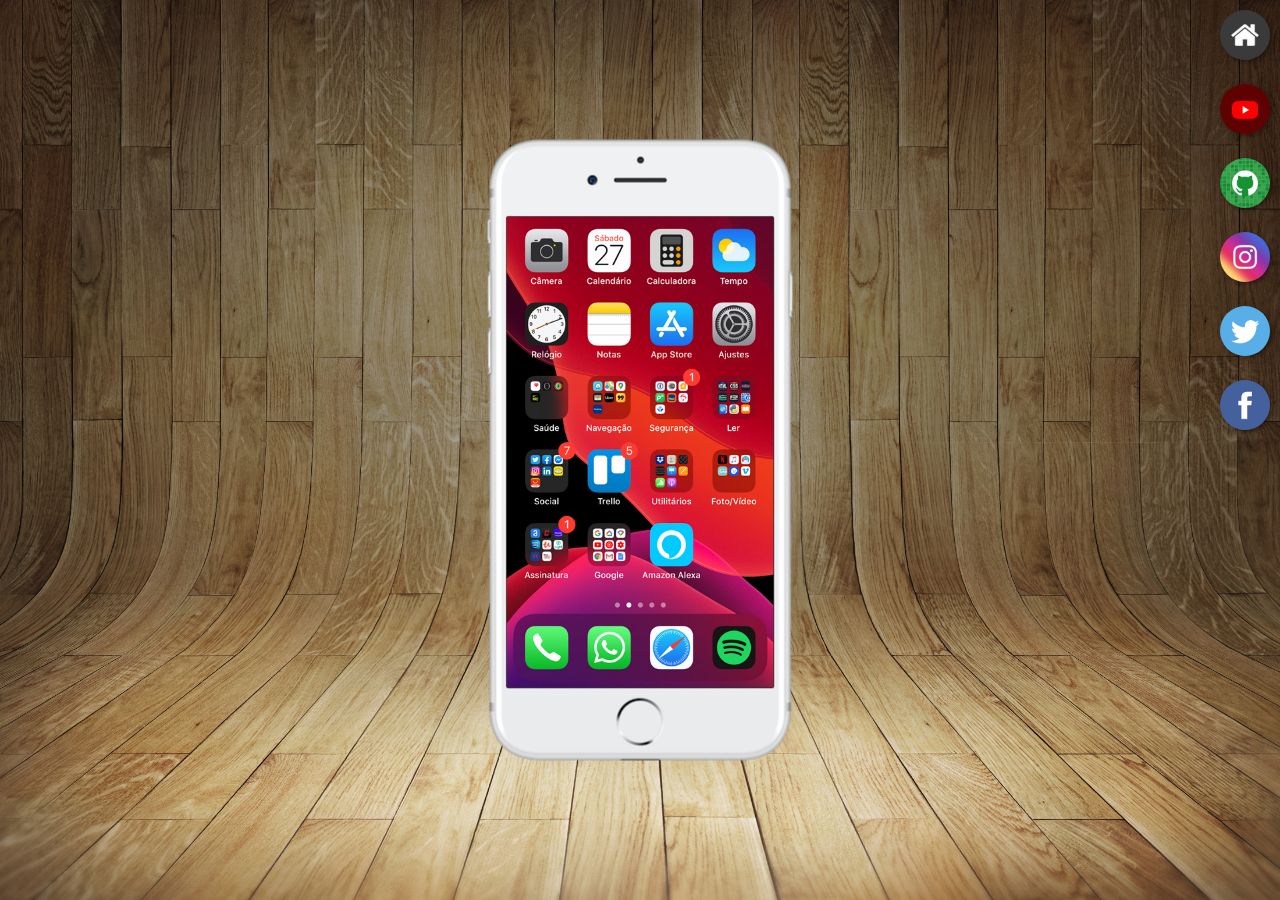
<file: index.html>
<!DOCTYPE html>
<html lang="pt-br">
<head>
    <meta charset="UTF-8">
    <meta name="viewport" content="width=device-width, initial-scale=1.0">
    <link rel="shortcut icon" href="favicon.ico" type="image/x-icon">
    <link rel="stylesheet" href="estilos/style.css">
    <title>Projeto Redes Sociais</title>
</head>
<body>
    <main>
        <section id="telefone">
            <iframe src="home.html" name="tela" id="tela" frameborder="0">
                Seu navegado não é compatível com isso.
            </iframe>
        </section>
        <section id="redes-sociais">
            <a href="home.html" target="tela" ><img src="imagens/logo-home.jpg" alt="Home"></a><br>
            <a href="youtube.html" target="tela" ><img src="imagens/logo-youtube.jpg" alt="YouTube"></a><br>
            <a href="github.html" target="tela" ><img src="imagens/logo-github.jpg" alt="GitHub"></a><br>
            <a href="instagram.html" target="tela" ><img src="imagens/logo-instagram.jpg" alt="Instagran"></a><br>
            <a href="twitter.html" target="tela" ><img src="imagens/logo-twitter.jpg" alt="Twitter"></a><br>
            <a href="facebook.html" target="tela" ><img src="imagens/logo-facebook.jpg" alt="Focebook"></a>

        </section>
    </main>
    
</body>
</html>
</file>
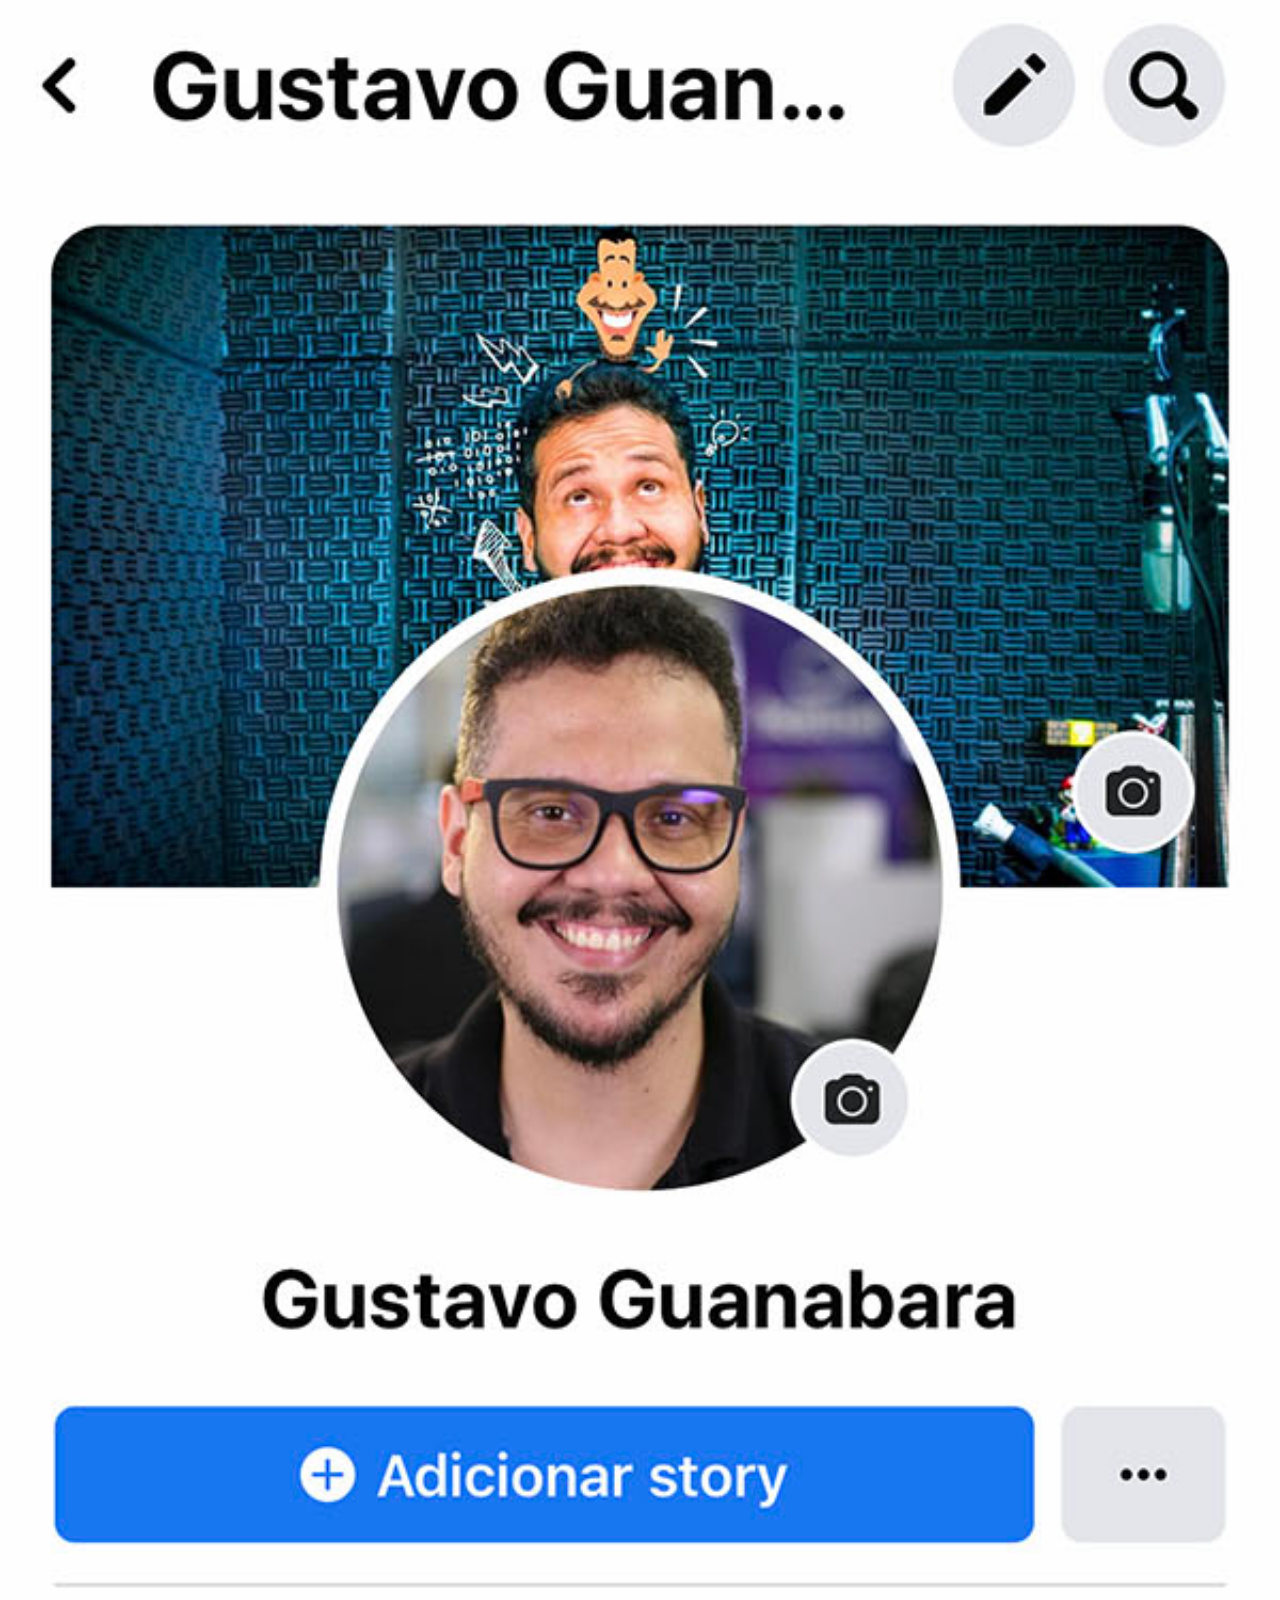
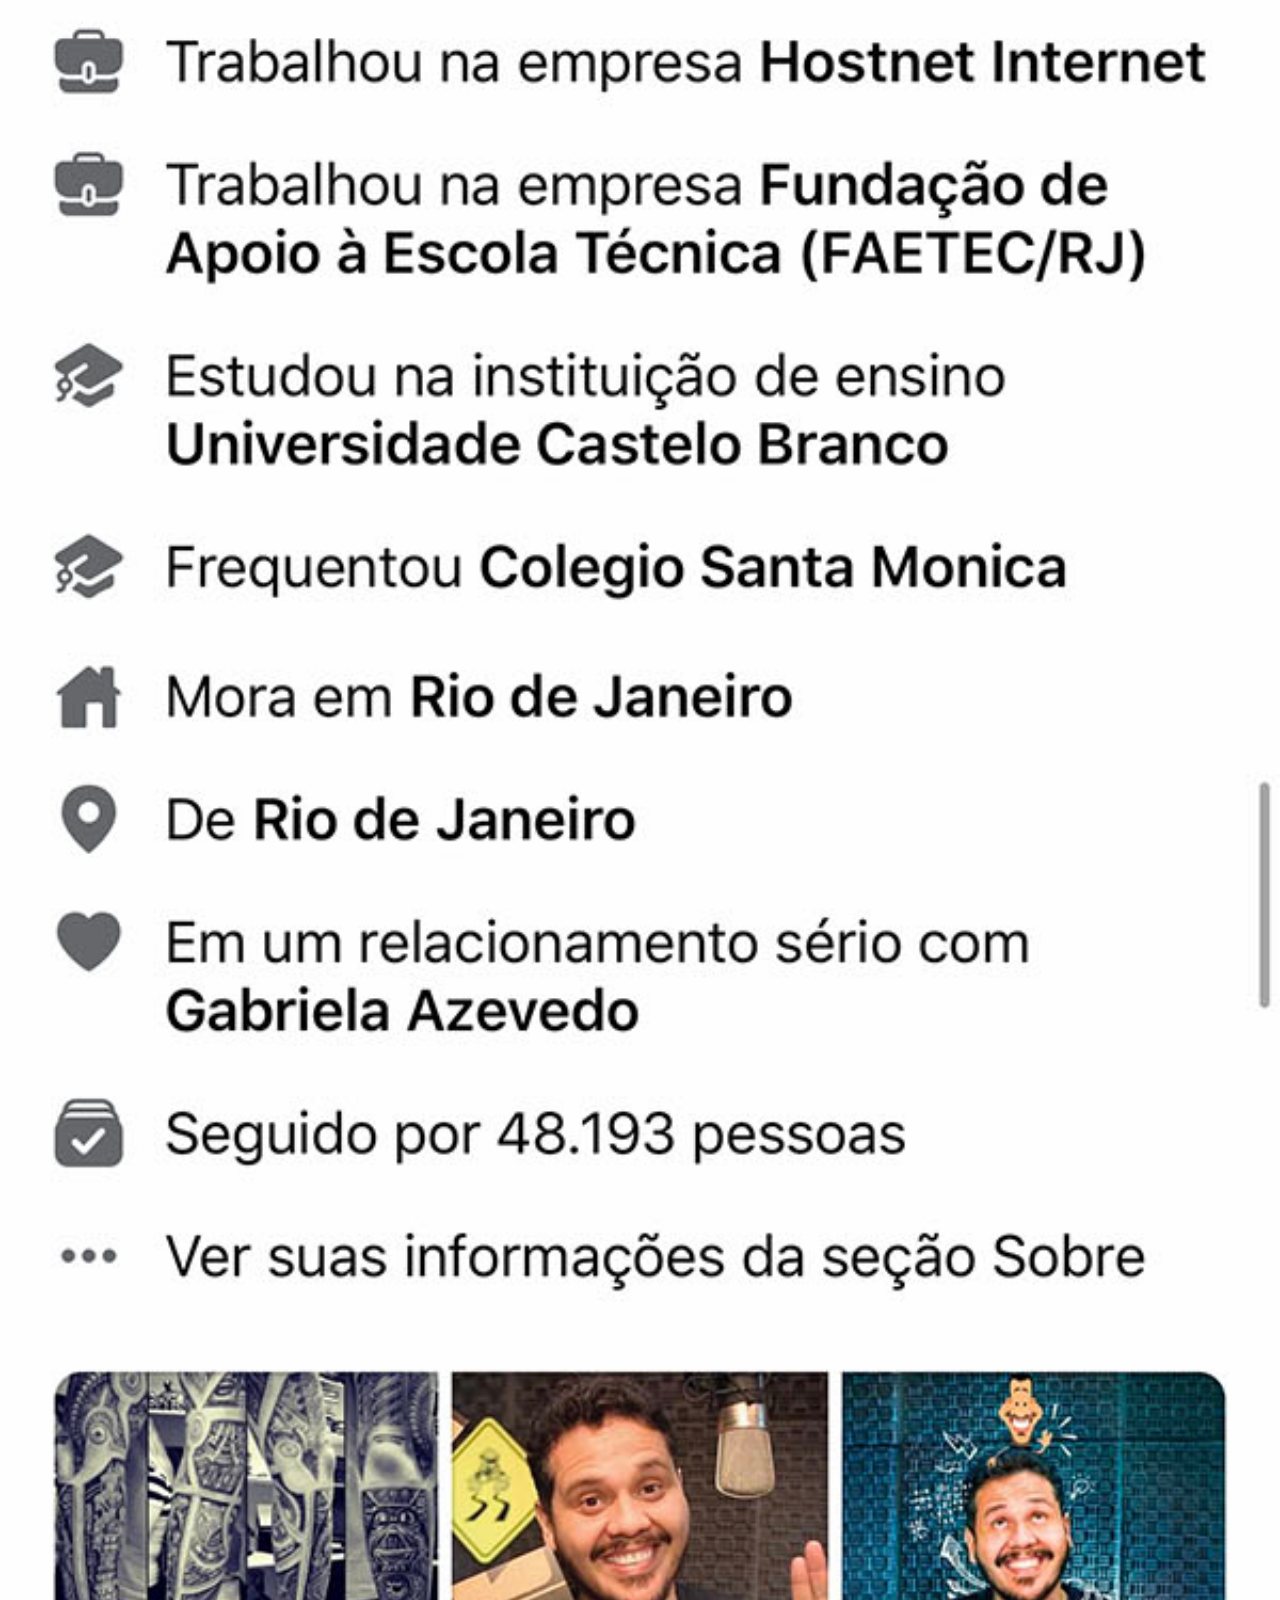
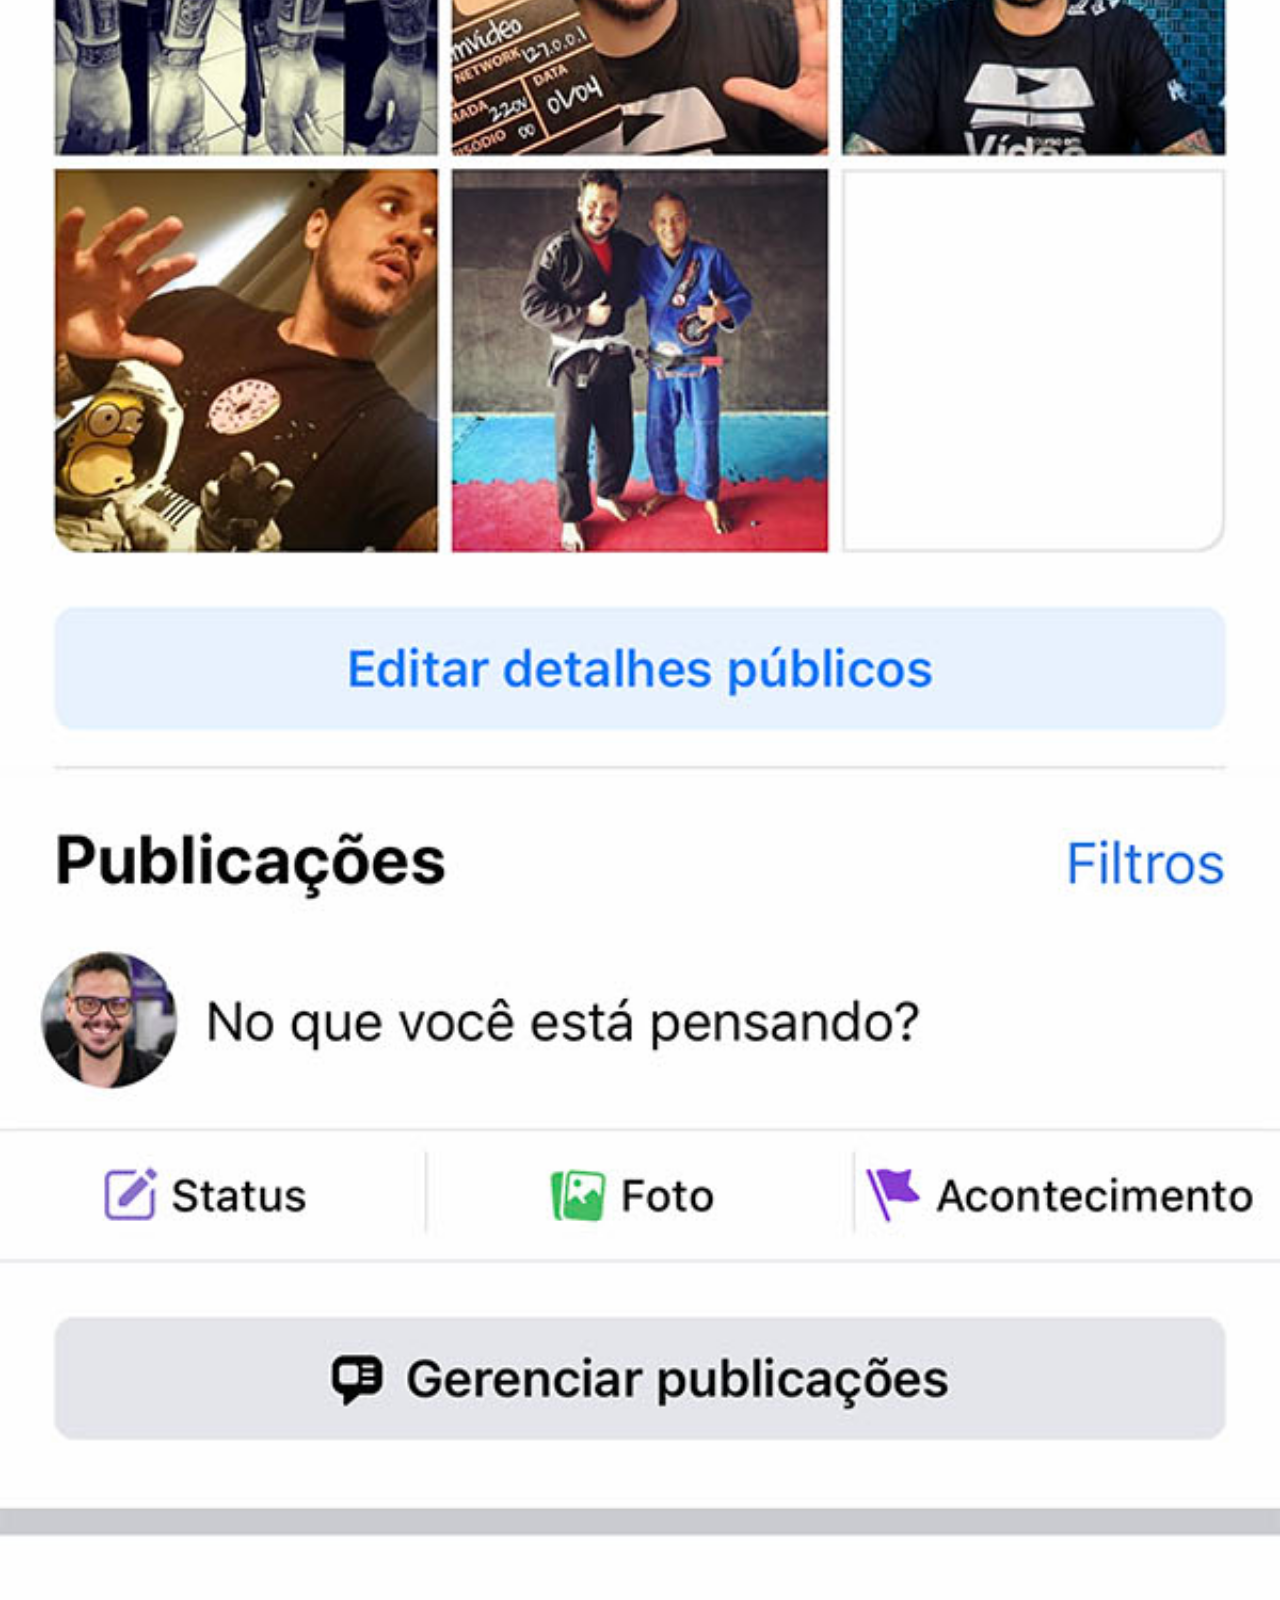
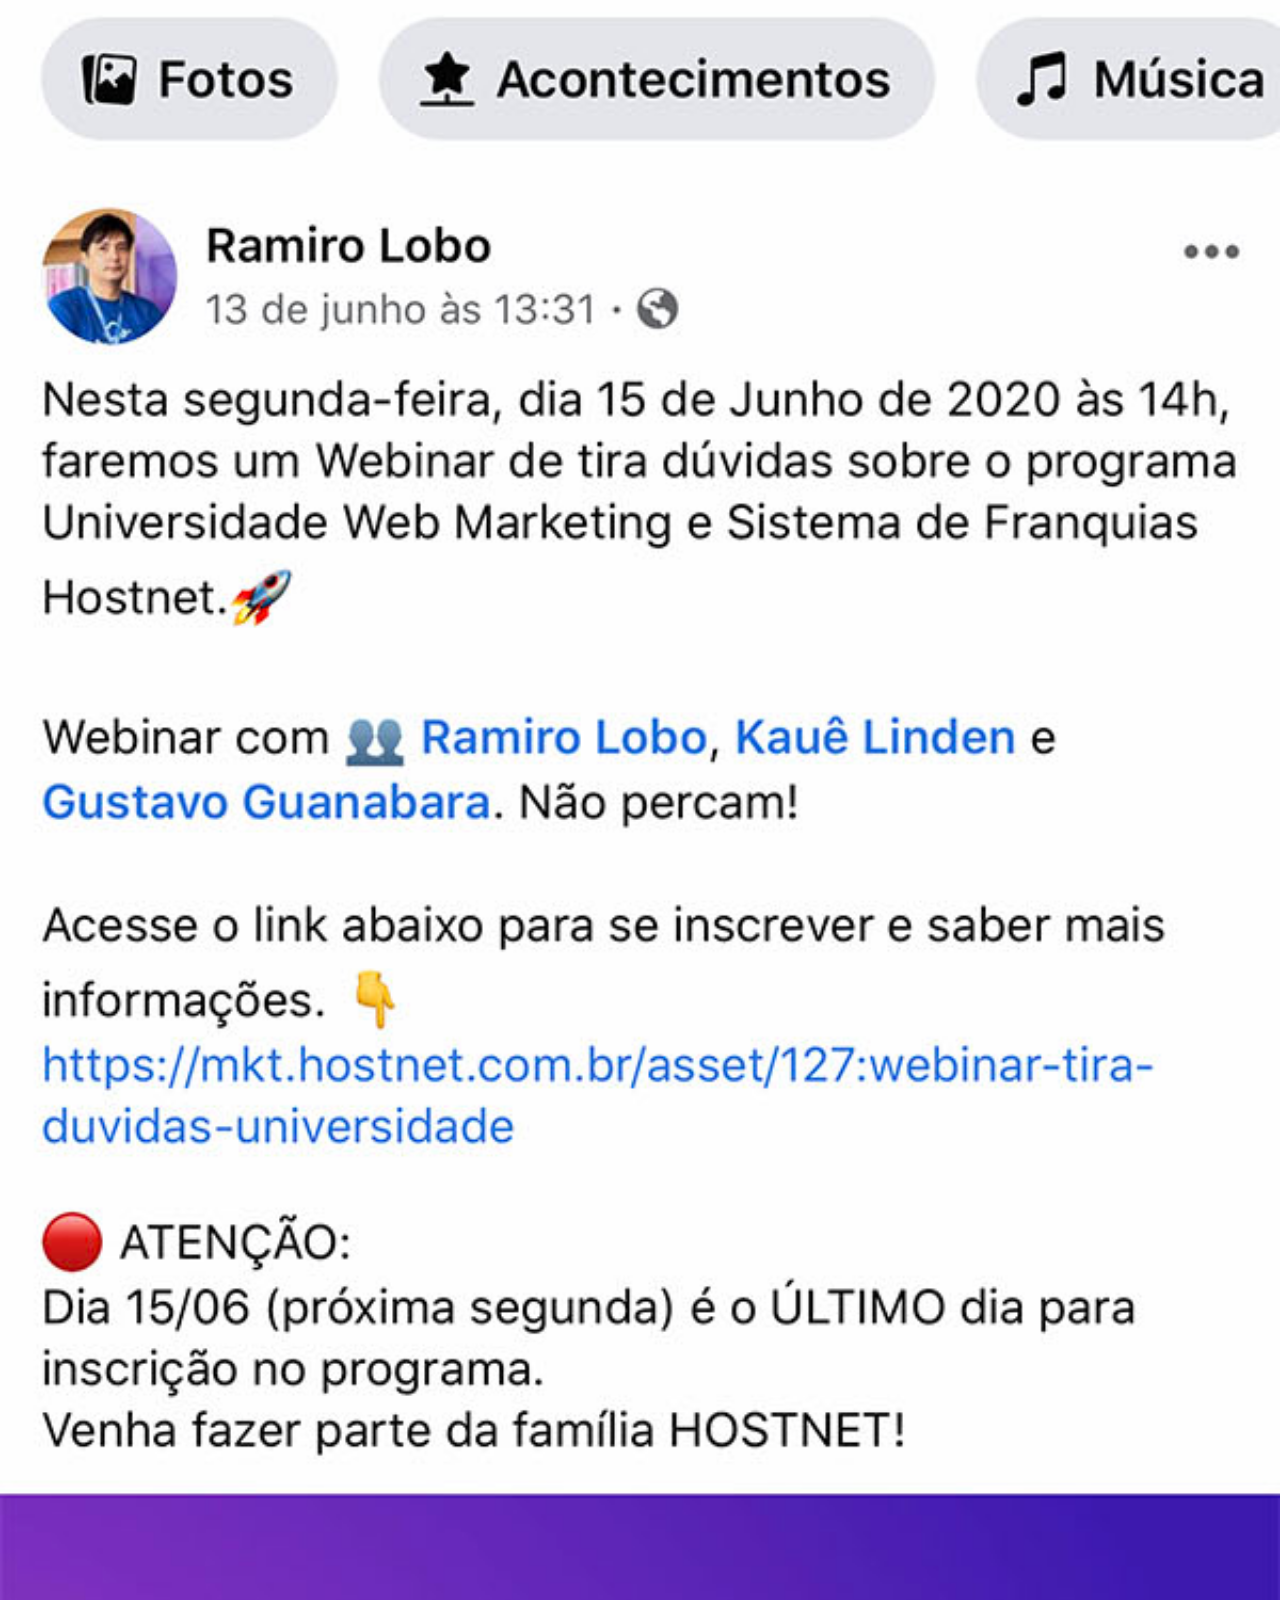
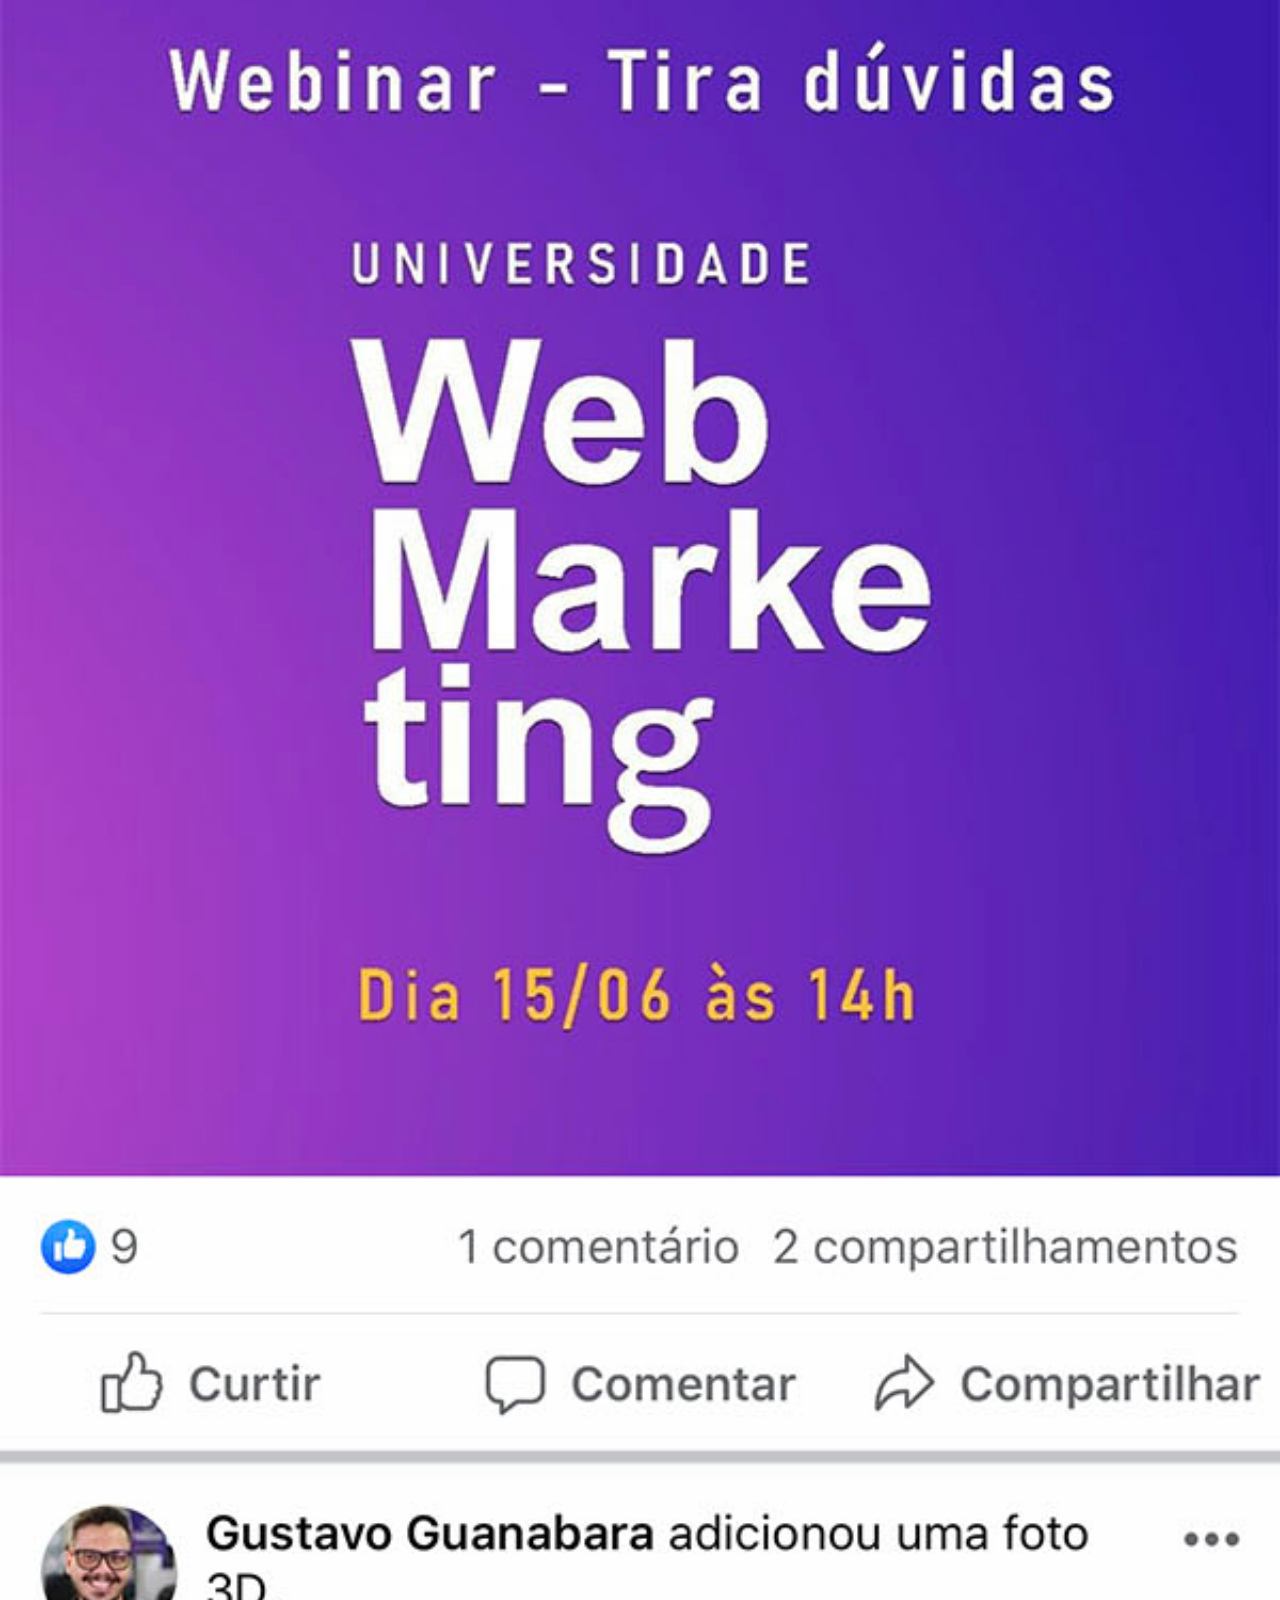
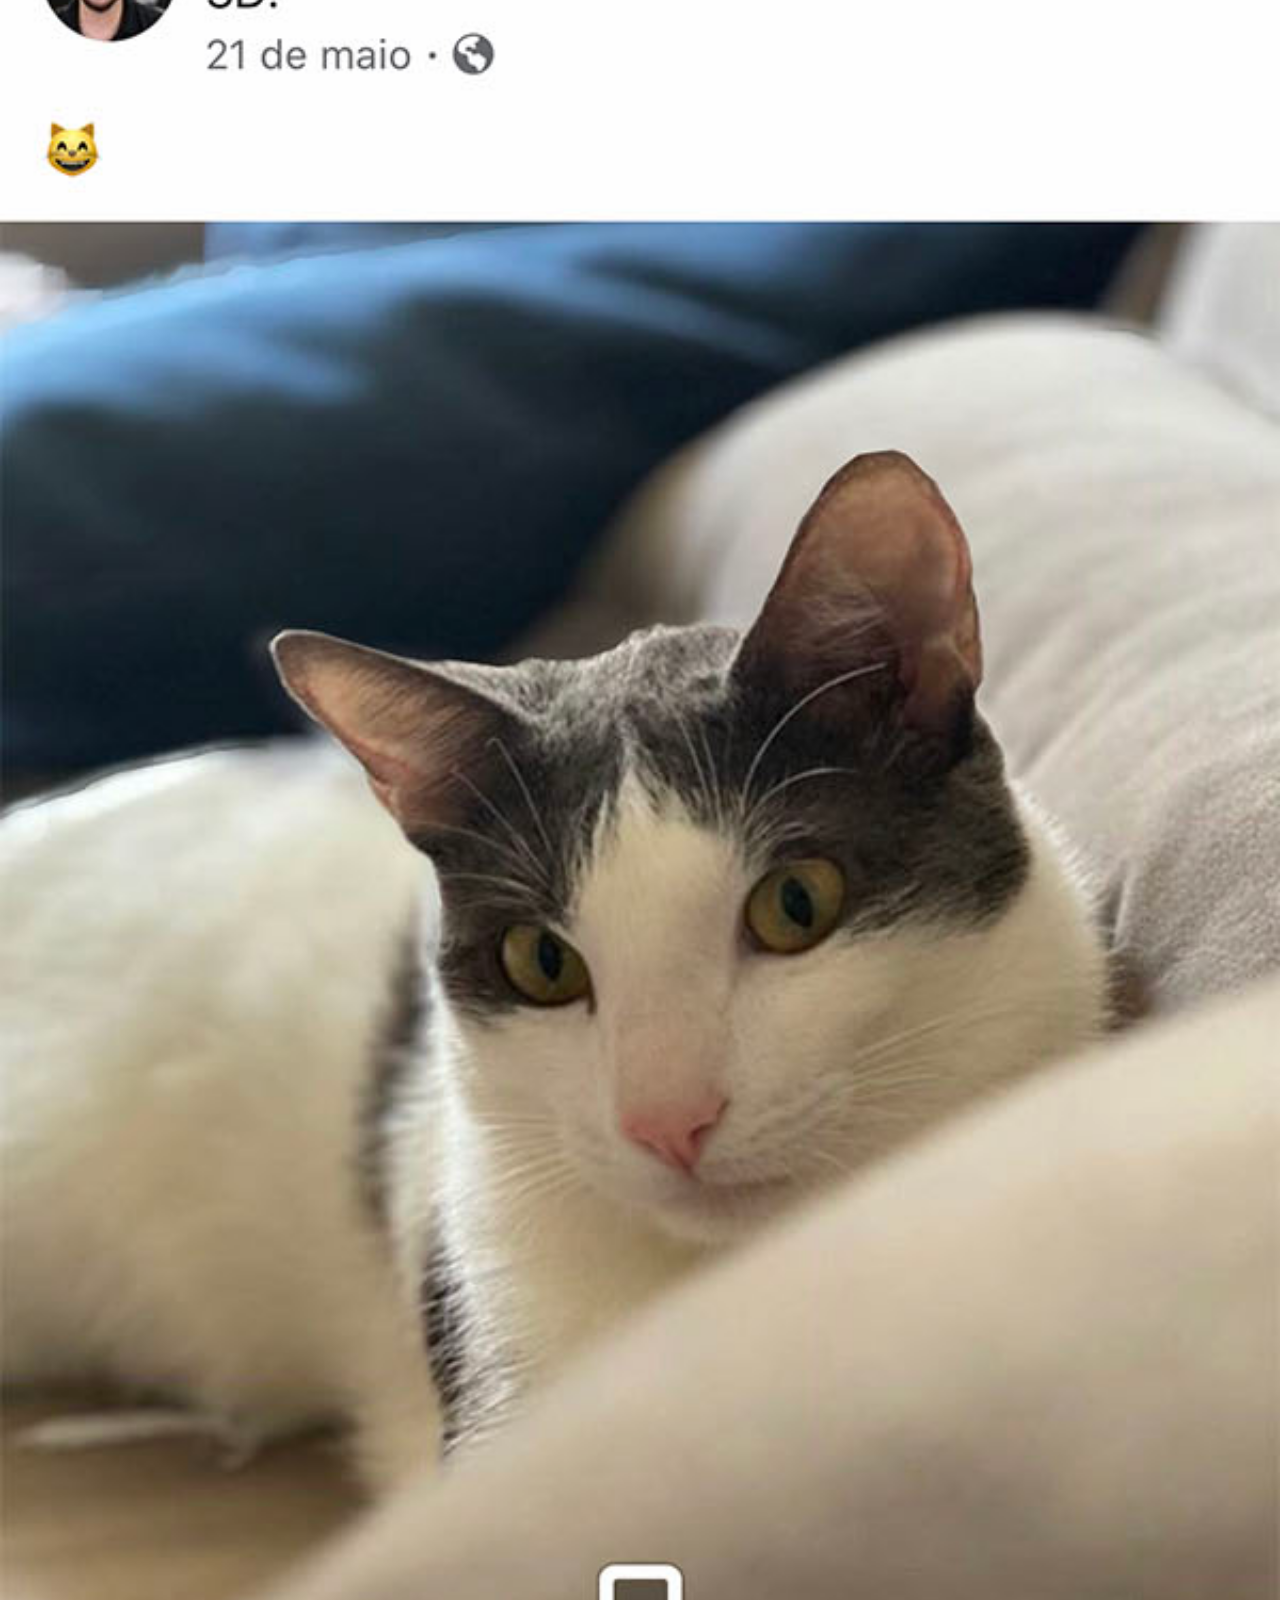
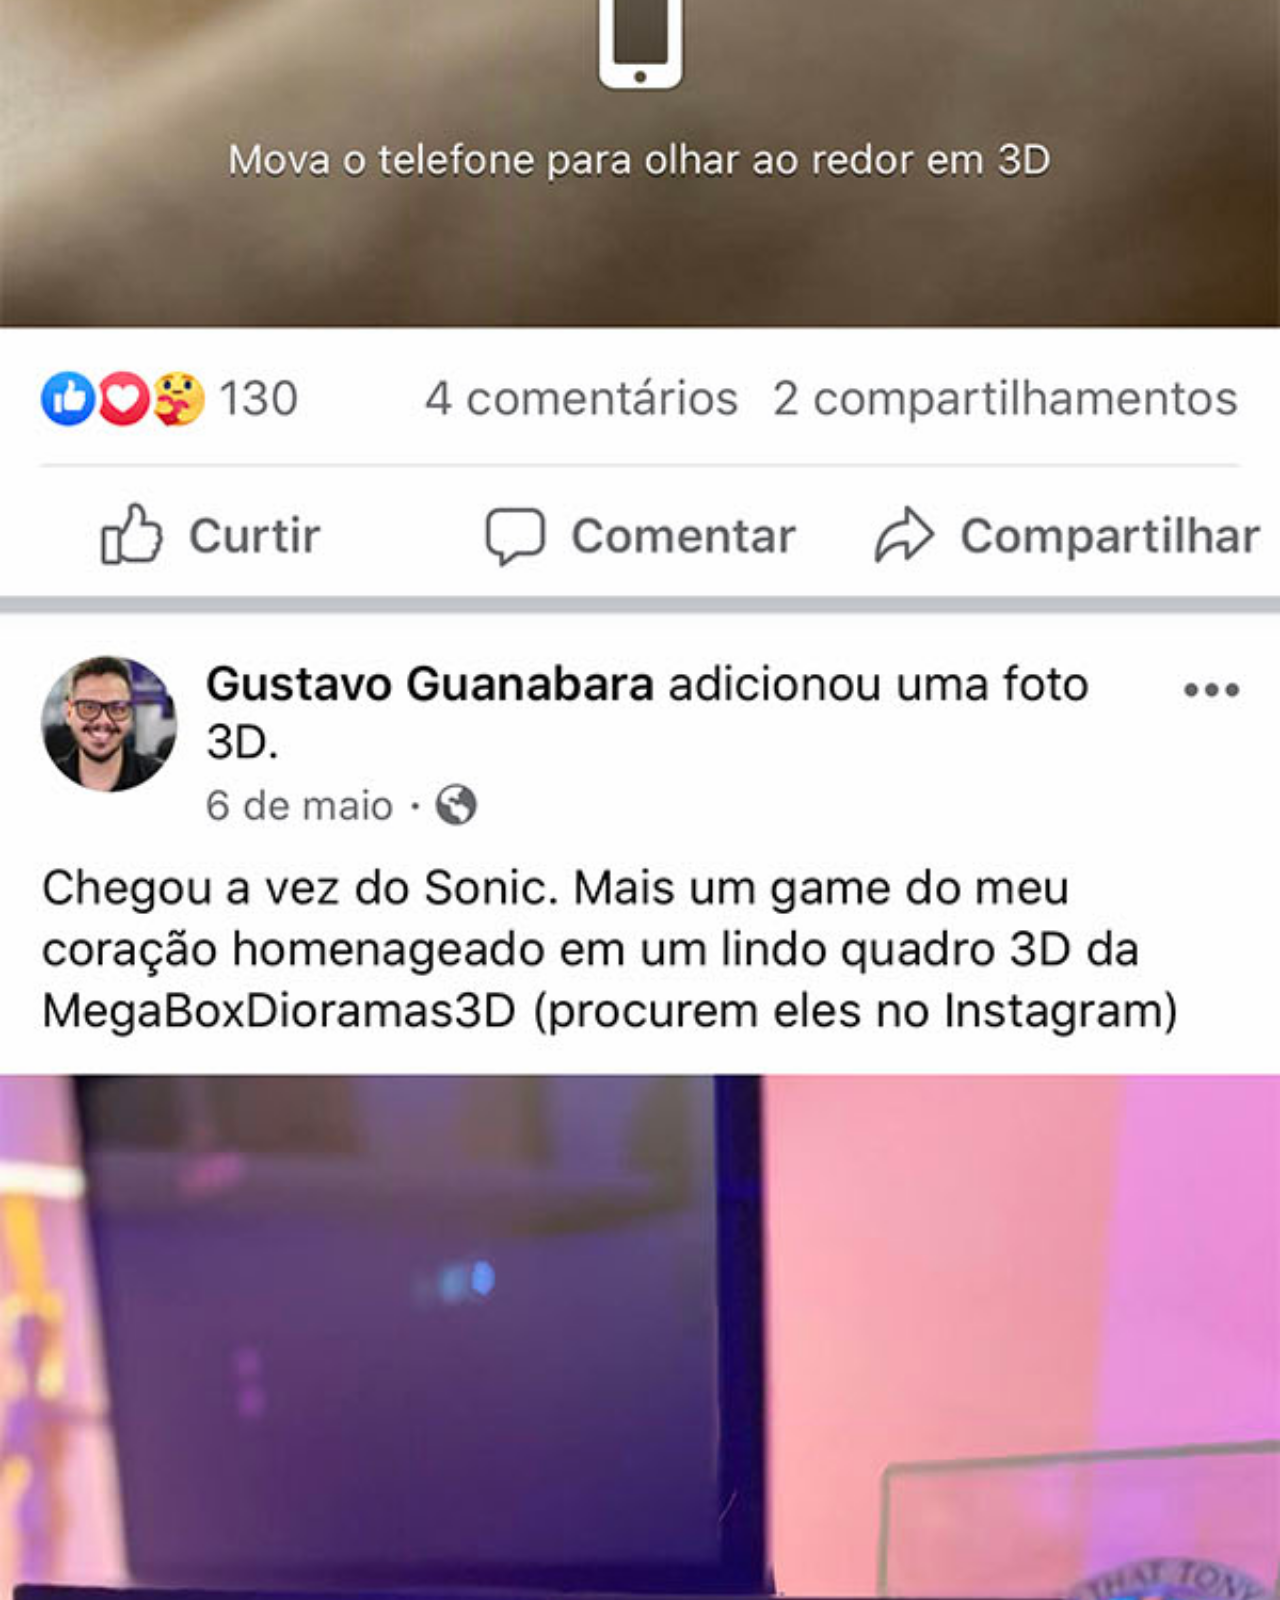
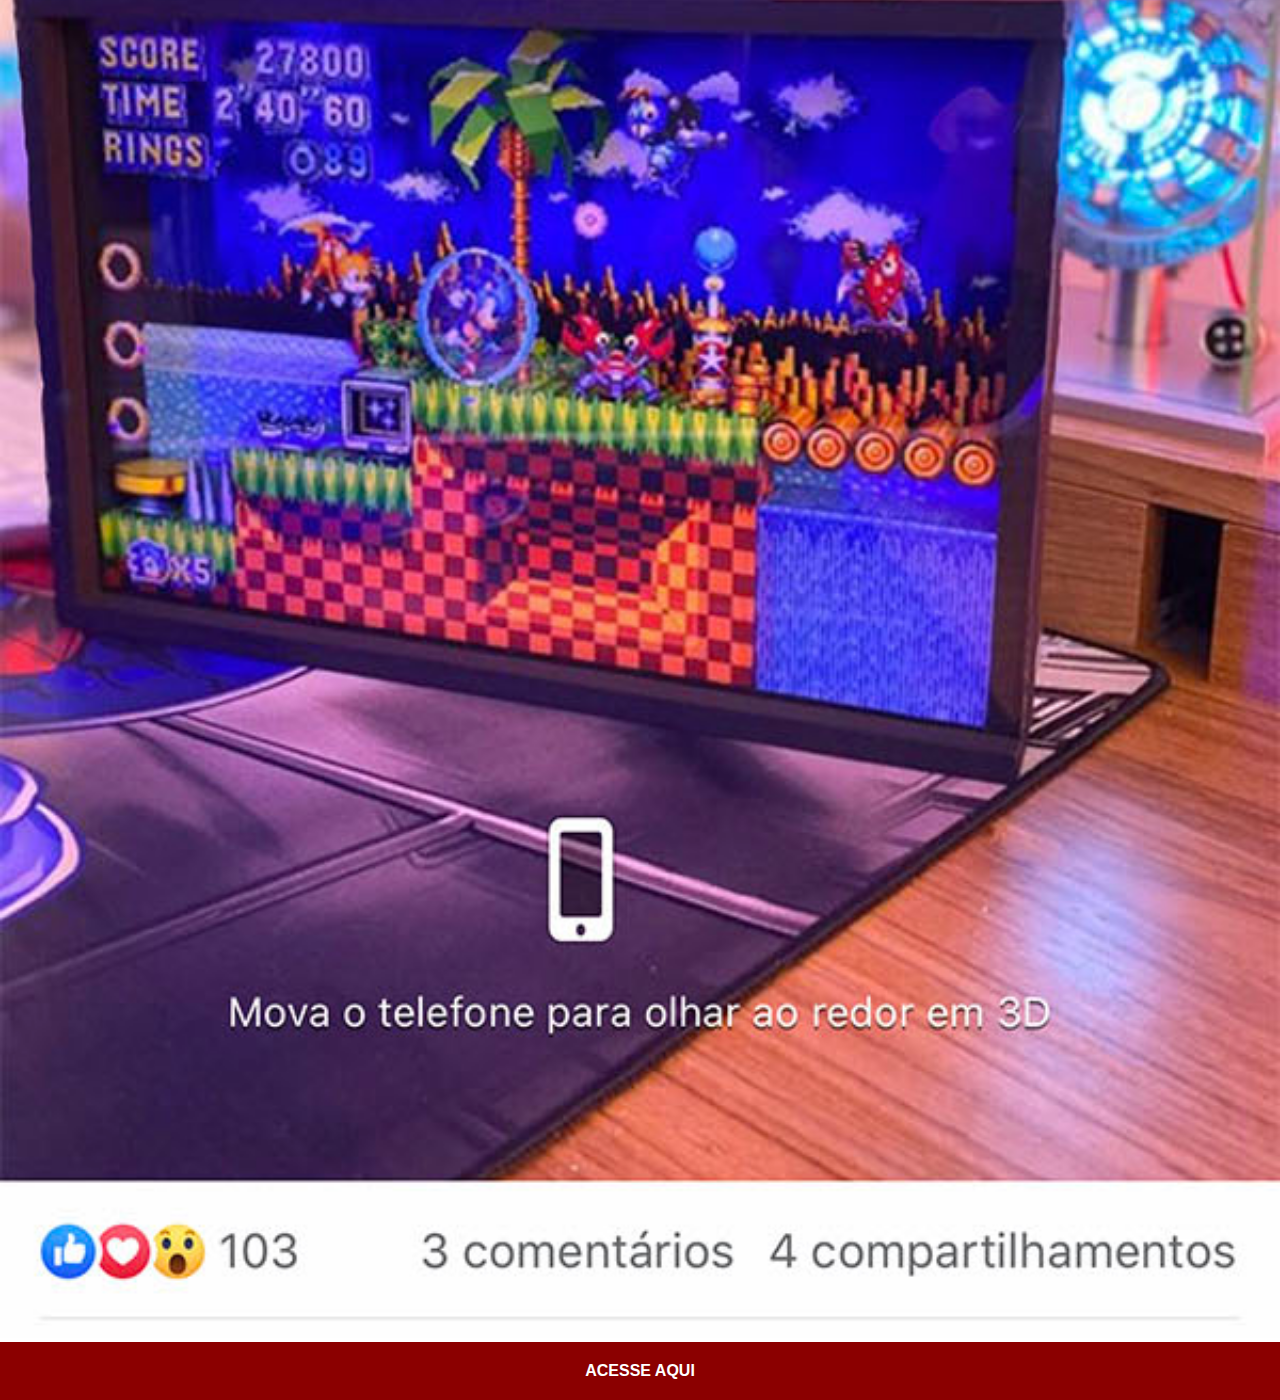
<file: facebook.html>
<!DOCTYPE html>
<html lang="pt-br">
<head>
    <meta charset="UTF-8">
    <meta name="viewport" content="width=device-width, initial-scale=1.0">
    <link rel="stylesheet" href="estilos/social.css">
    <title>FaceBook</title>
</head>
<body>
    <img src="imagens/tela-facebook.jpg" alt="FaceBook">
    <a href="https://www.facebook.com/flavio.carvalho.94" target="_blank">ACESSE AQUI</a>
    
</body>
</html>
</file>
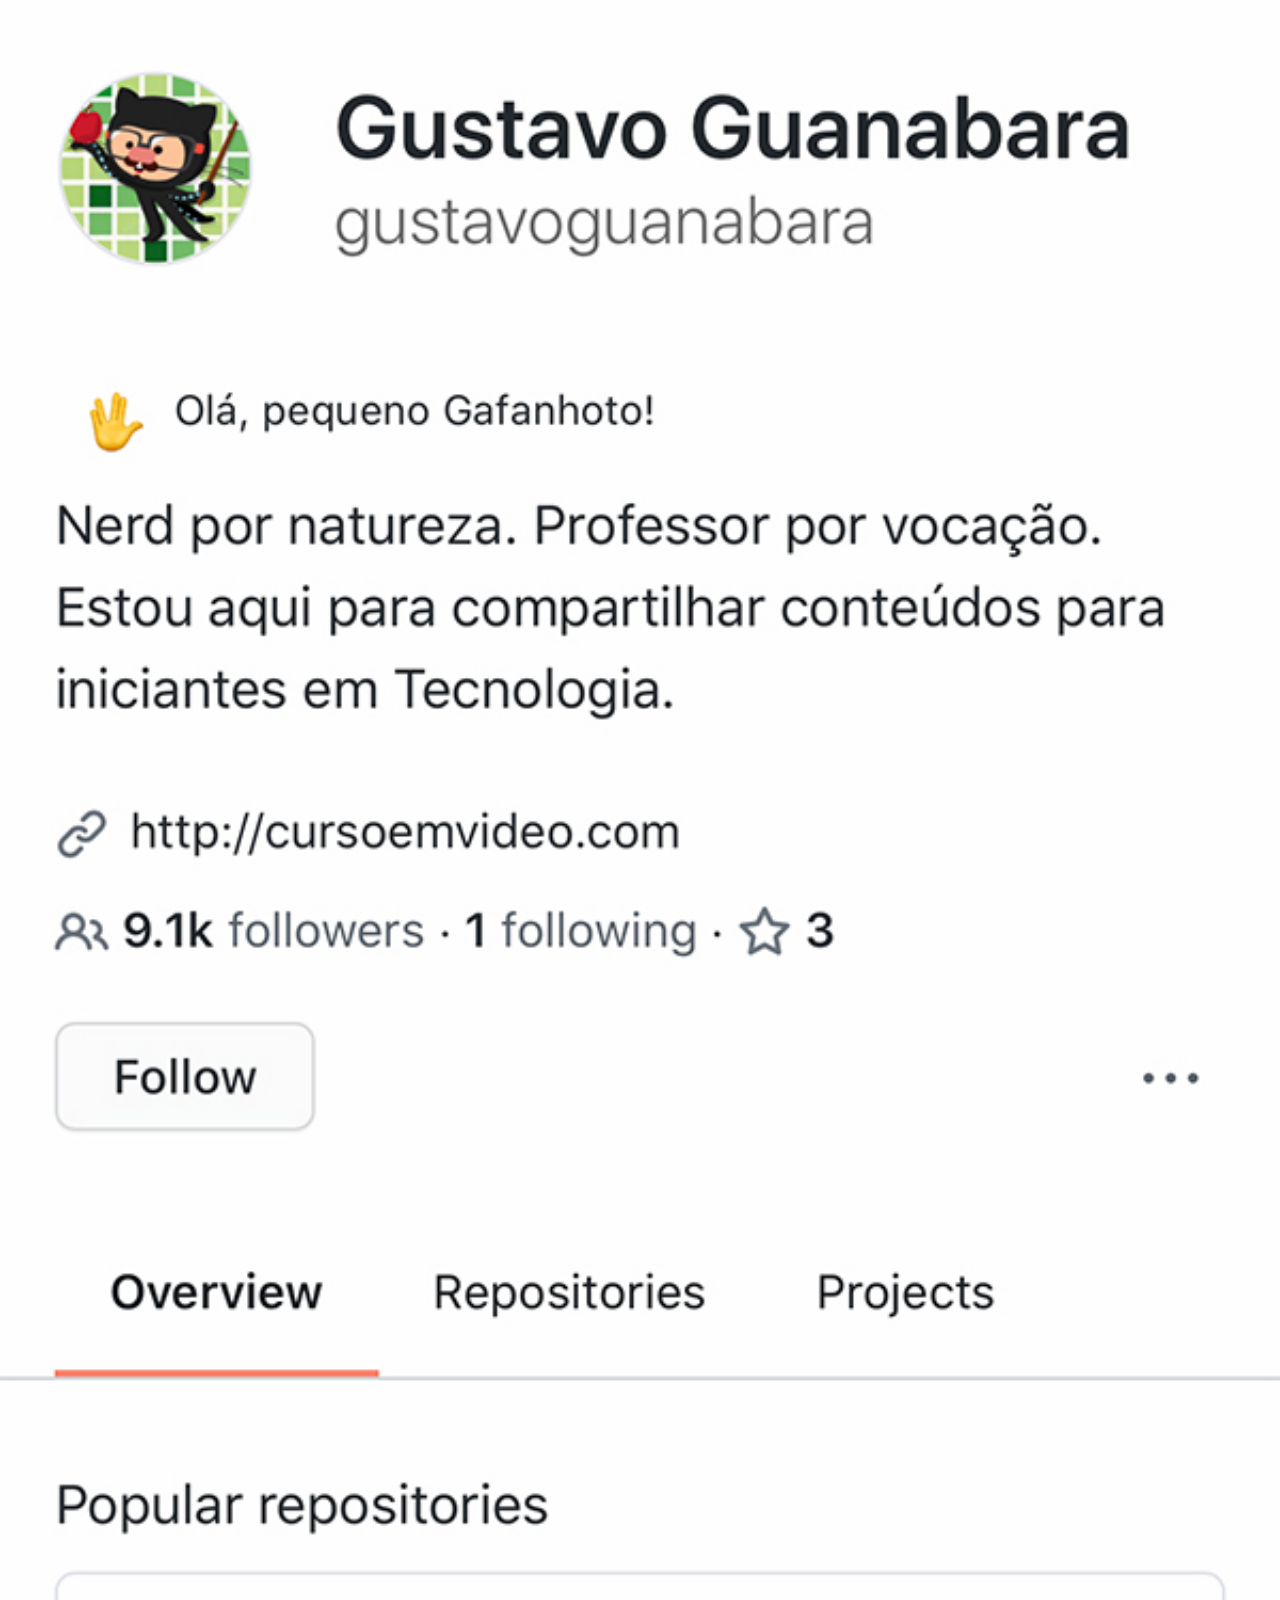
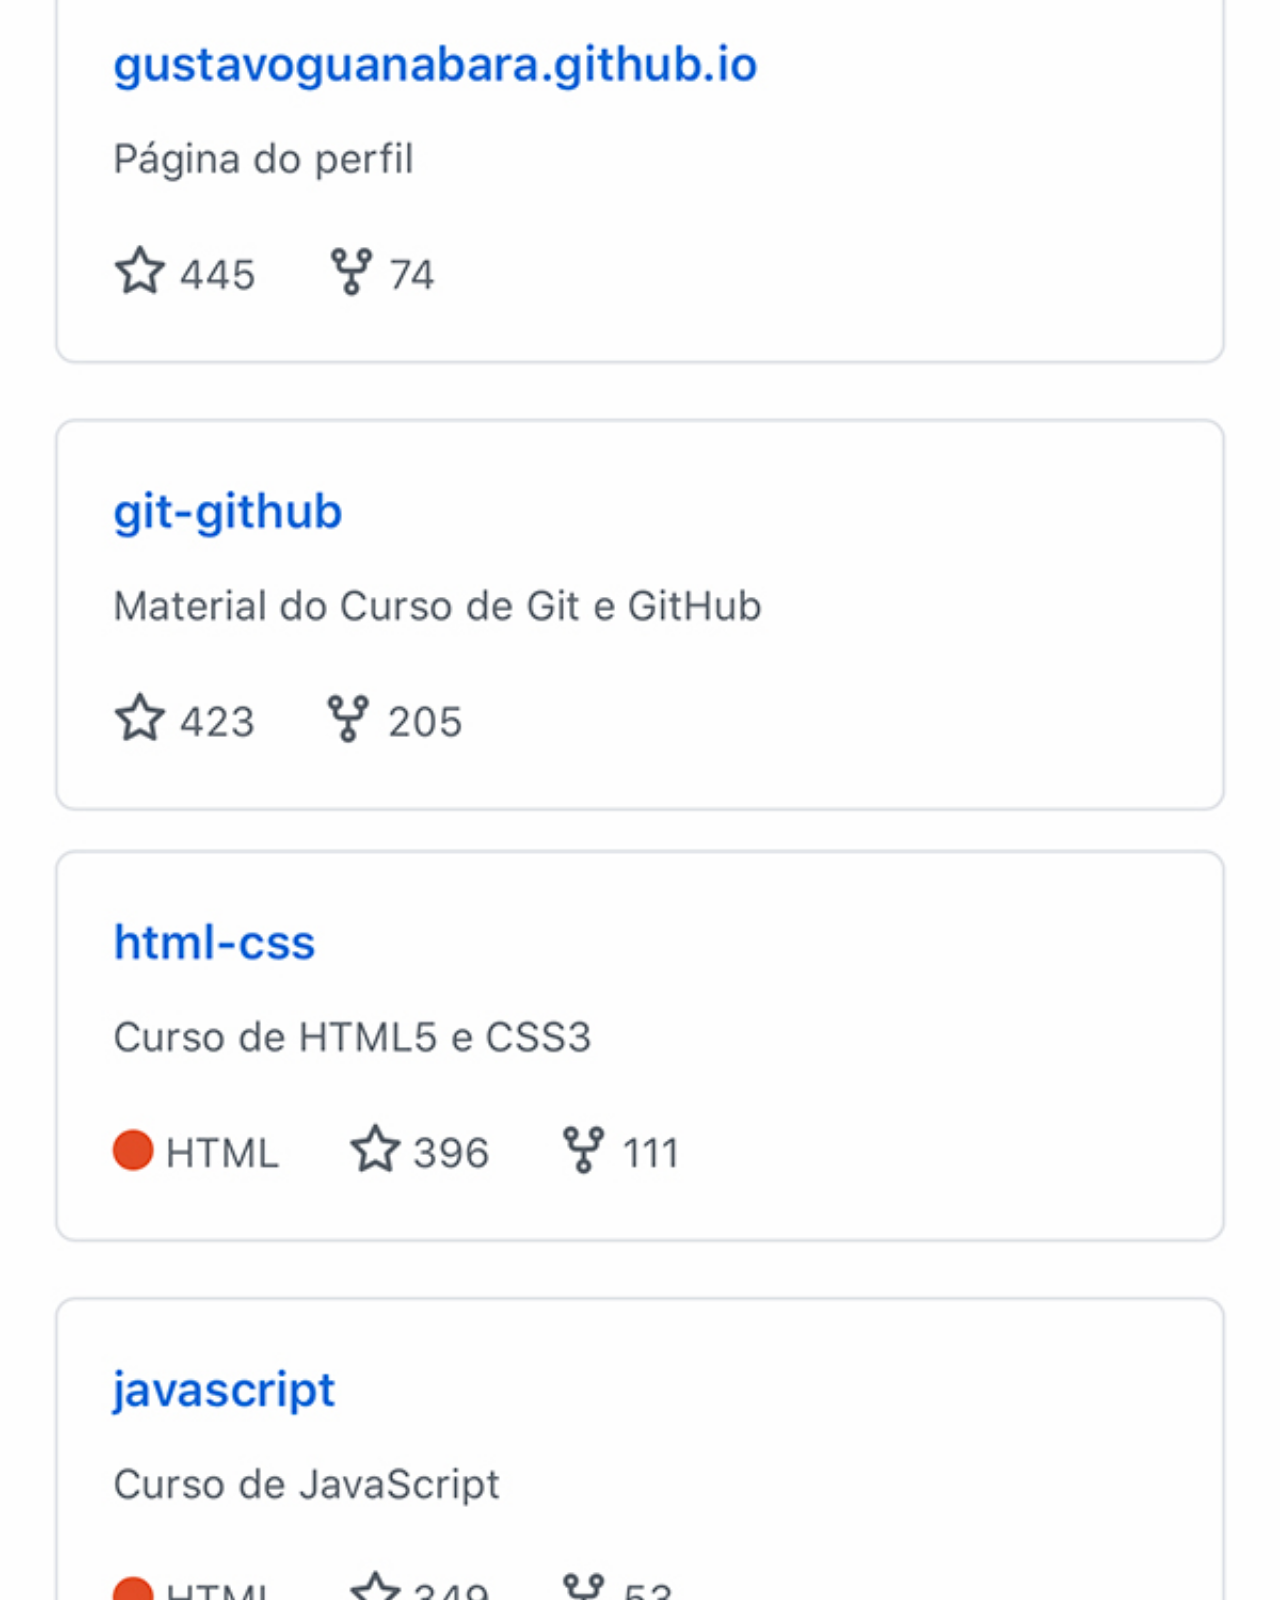
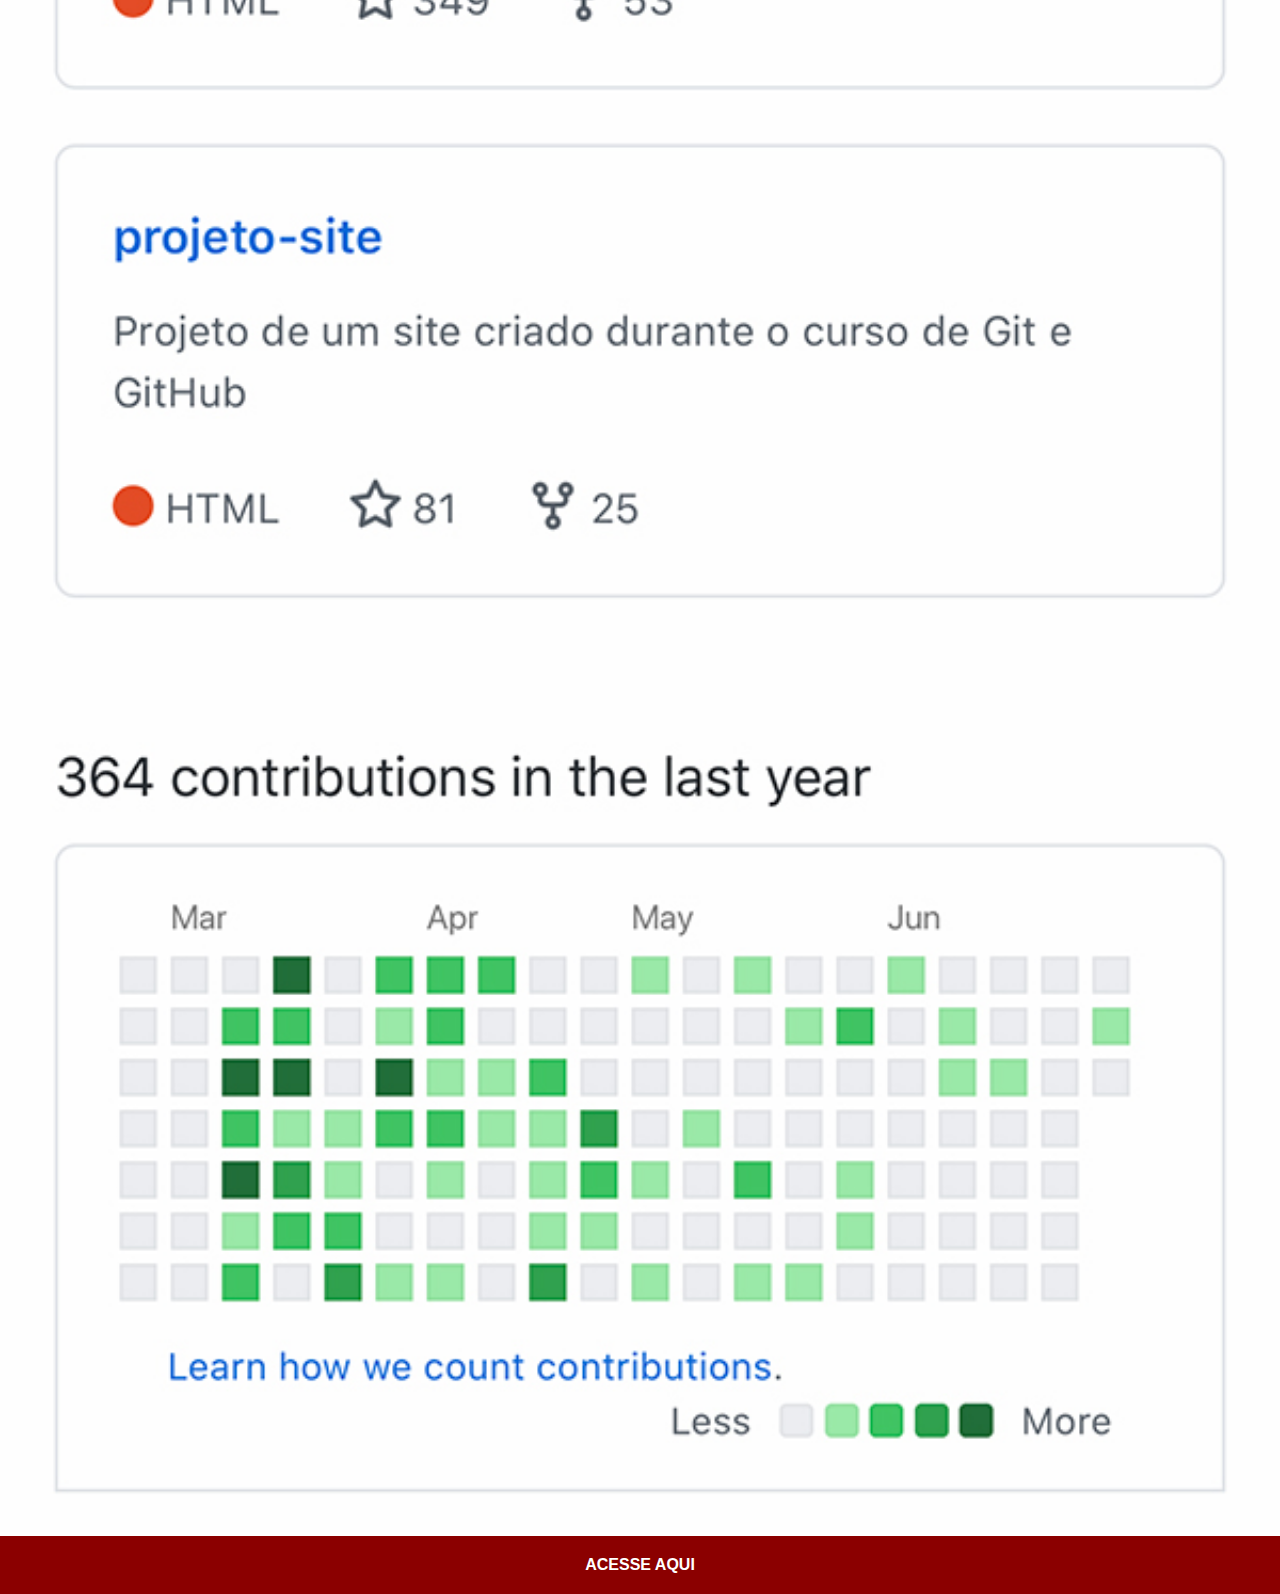
<file: github.html>
<!DOCTYPE html>
<html lang="pt-br">
<head>
    <meta charset="UTF-8">
    <meta name="viewport" content="width=device-width, initial-scale=1.0">
    <title>GitHub</title>
    <link rel="stylesheet" href="estilos/social.css">
</head>
<body>
    <img src="imagens/tela-github.jpg" alt="GitHub">
    <a href="https://github.com/flavio-planetphone" target="_blank">ACESSE AQUI</a>
    
</body>
</html>
</file>
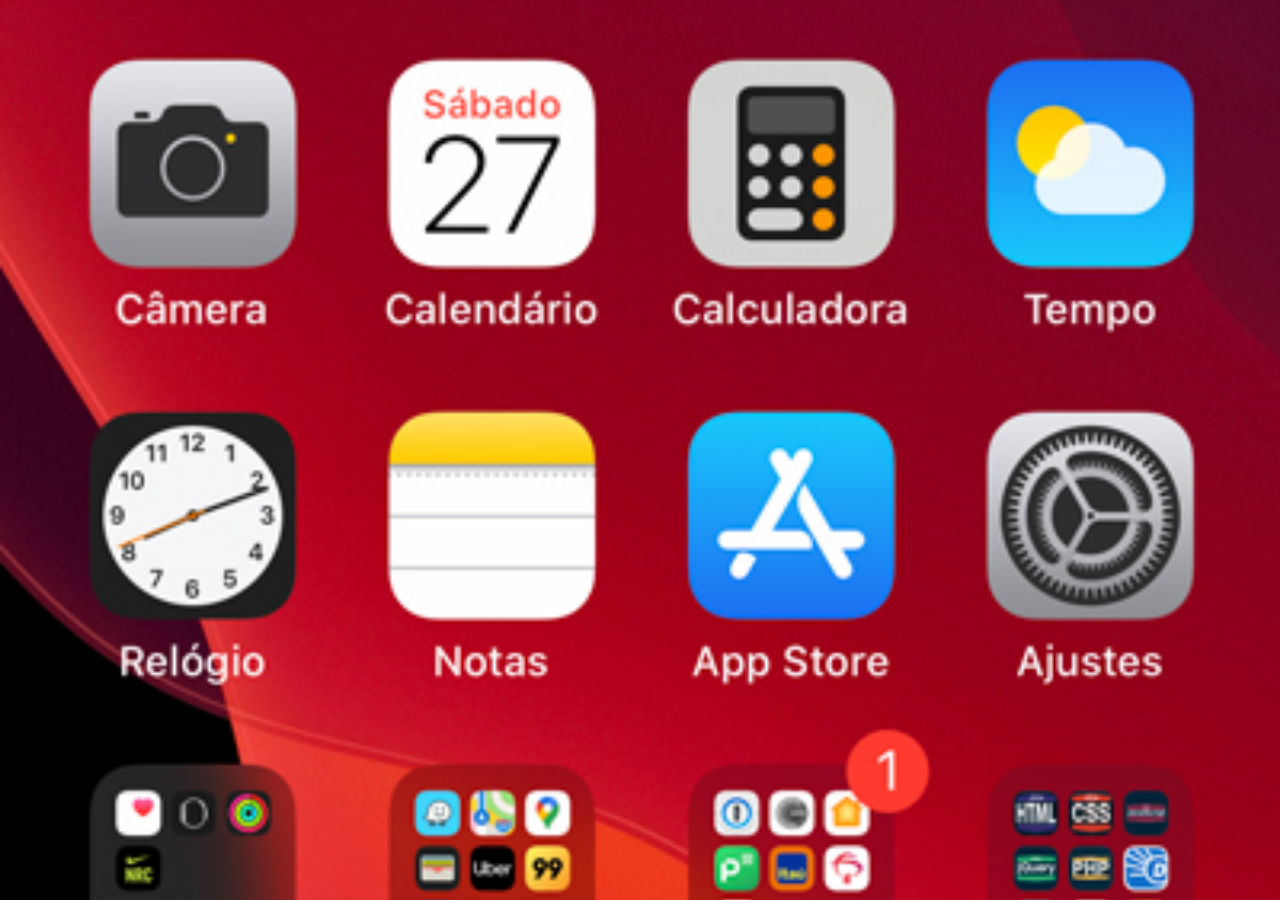
<file: home.html>
<!DOCTYPE html>
<html lang="pt-br">
<head>
    <meta charset="UTF-8">
    <meta name="viewport" content="width=device-width, initial-scale=1.0">
    <style>
        * {
            margin: 0px;
            padding: 0px;
        }
        body {
            width: 100vw;
            height: 100vh;
            background: black url('imagens/tela-home.jpg') no-repeat top center;
            background-size: cover;
        }
    </style>
    <title>Home</title>
</head>
<body>
    
</body>
</html>
</file>
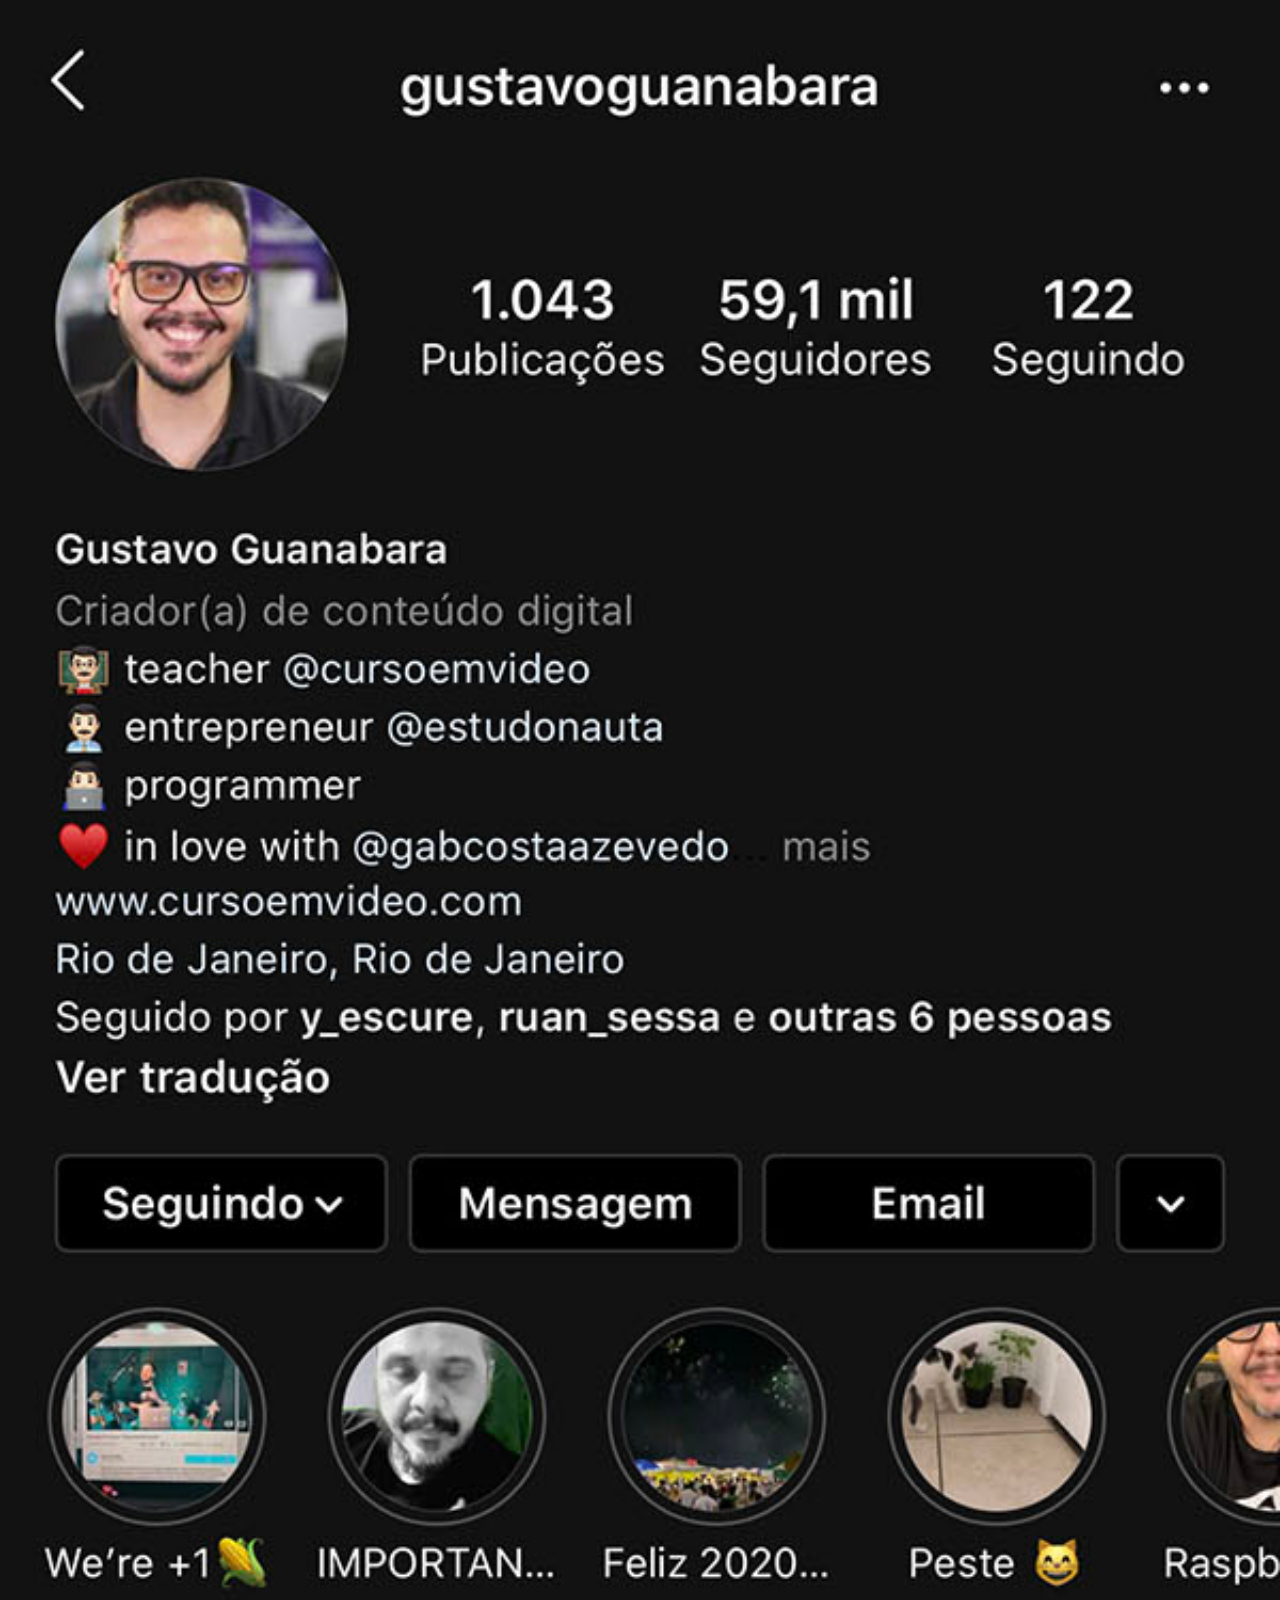
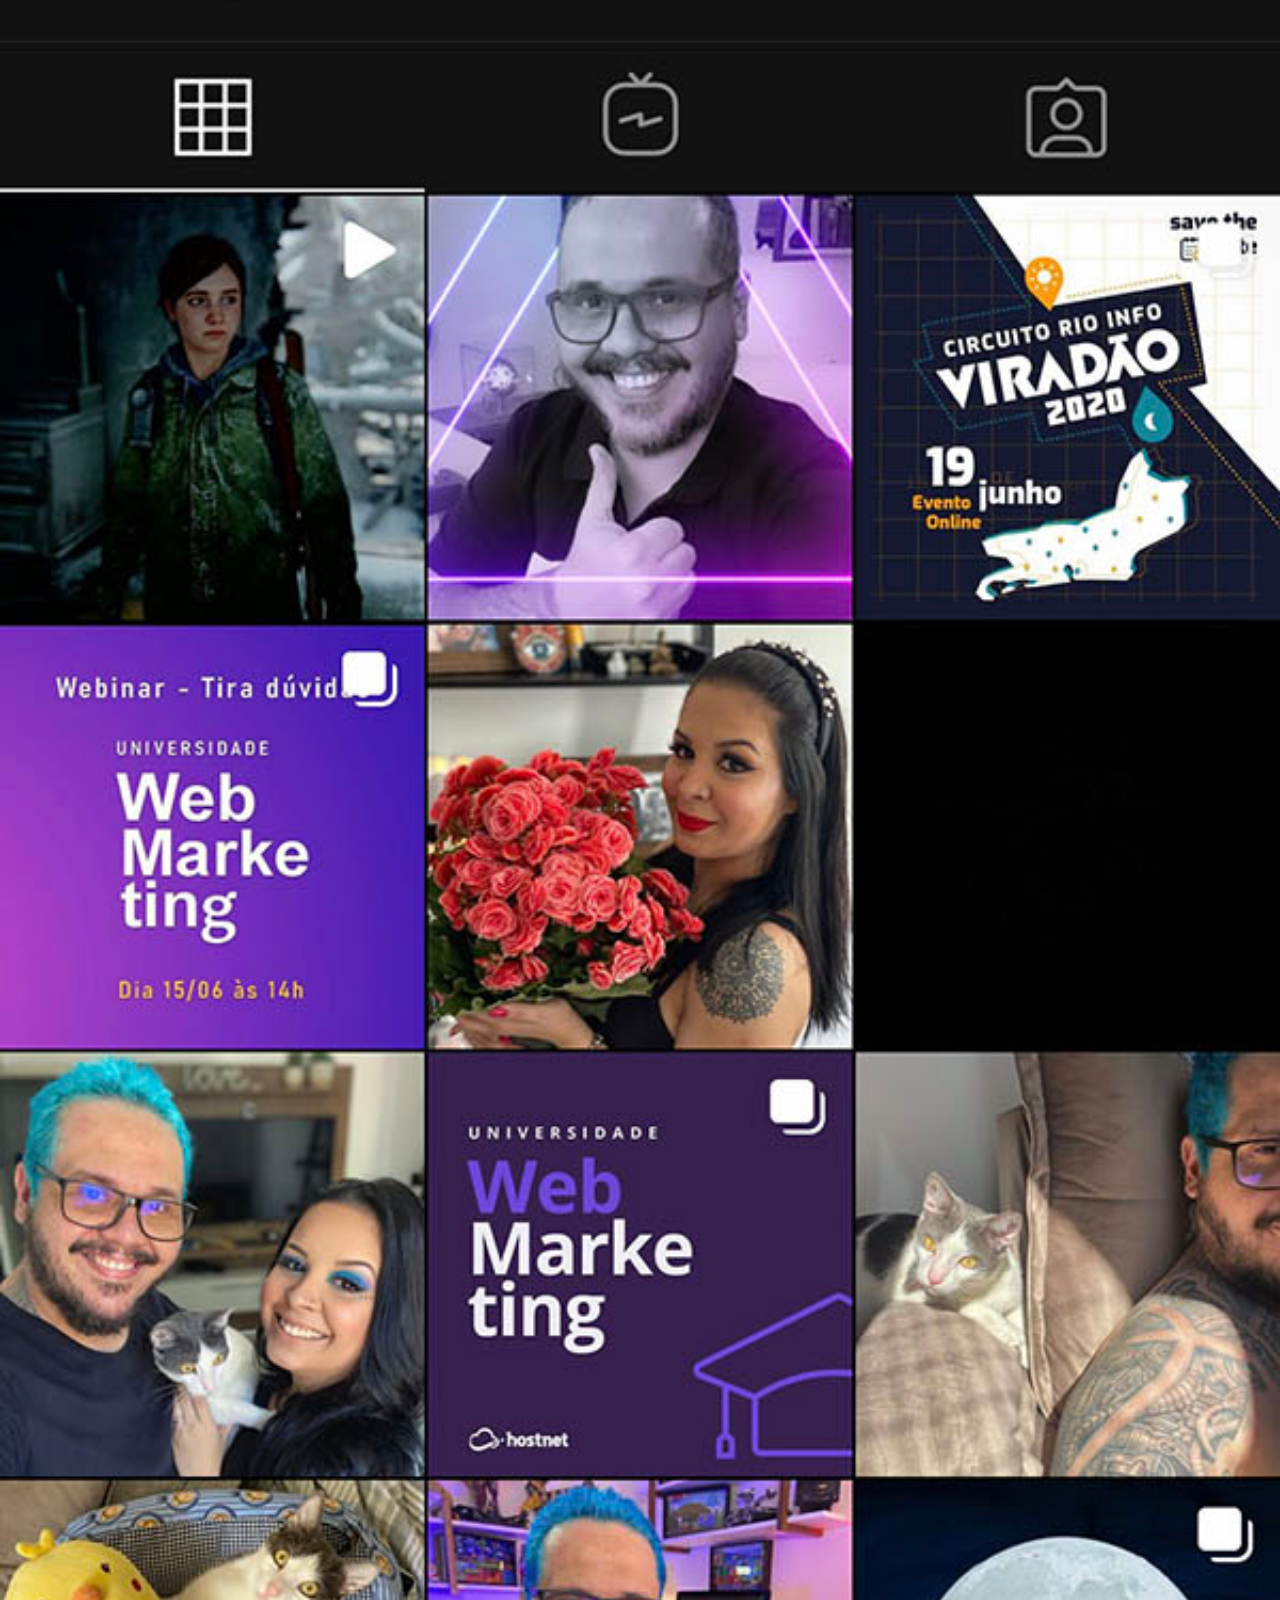
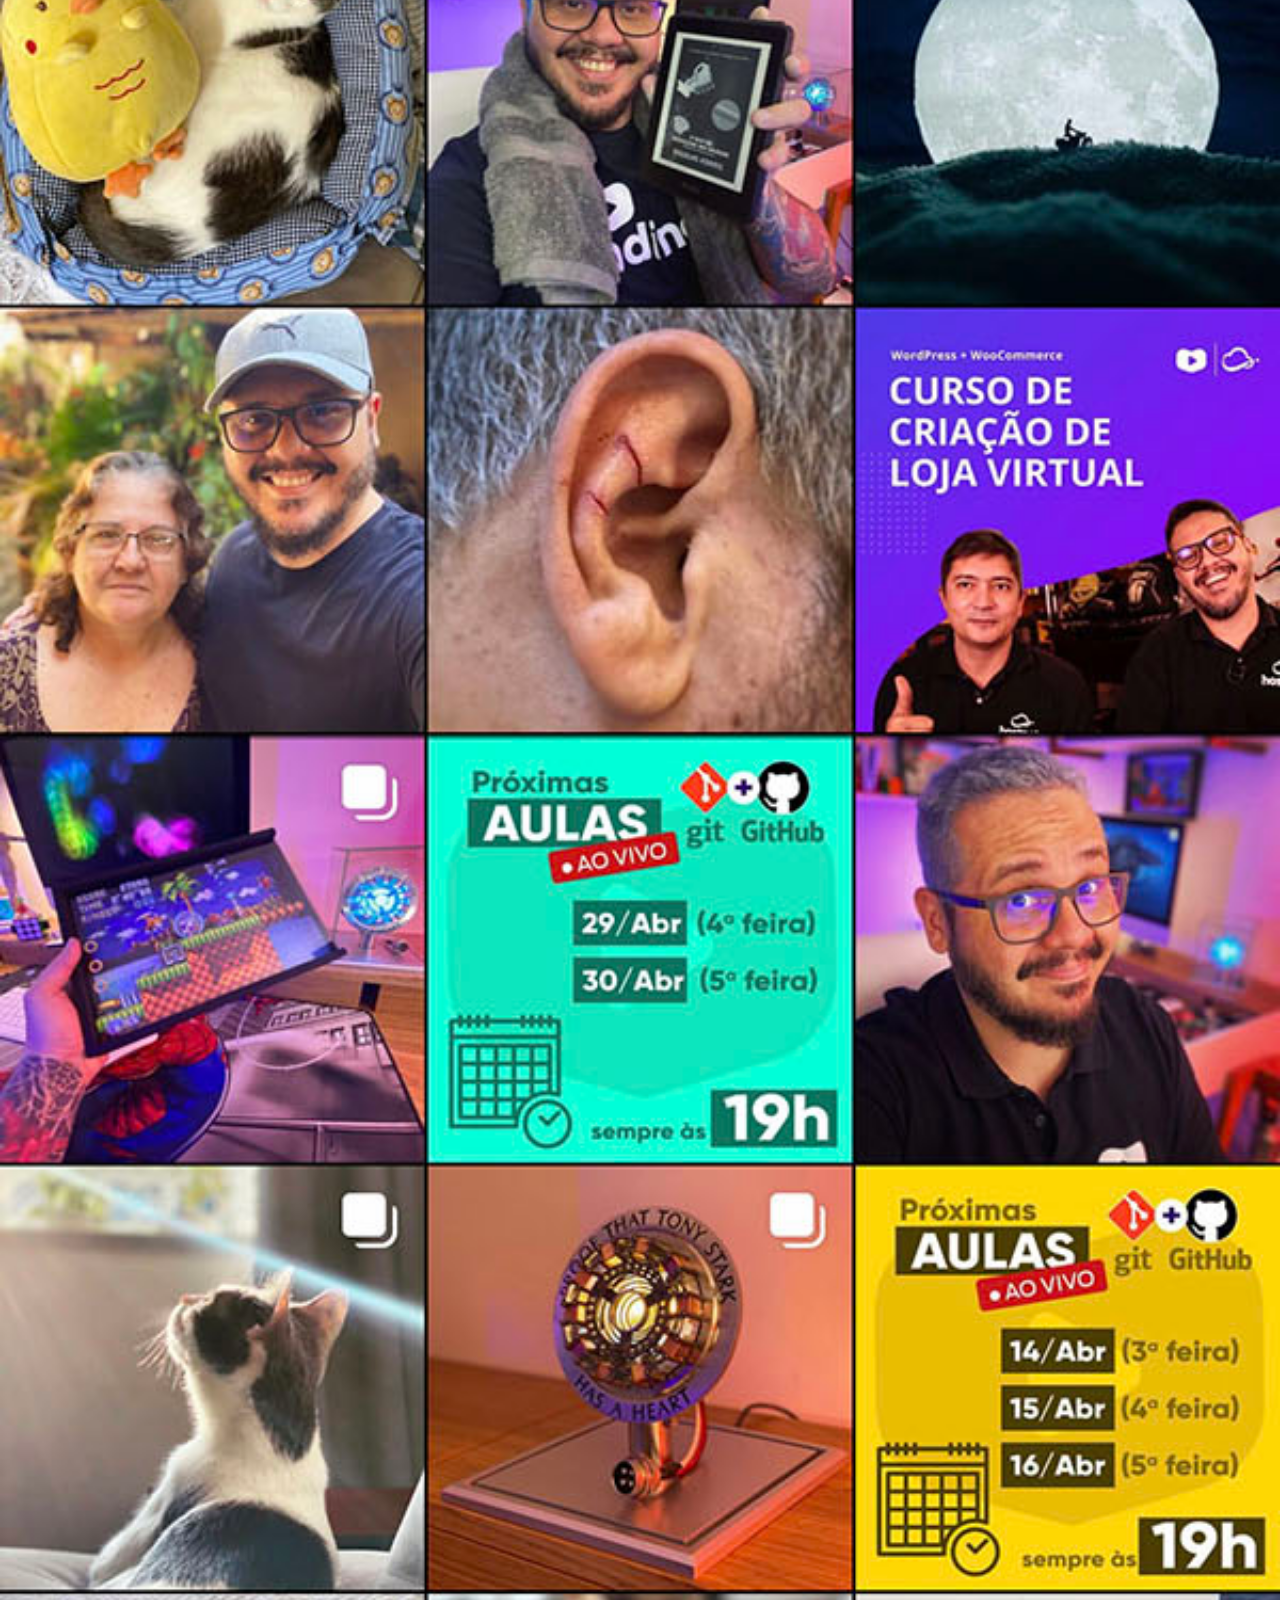
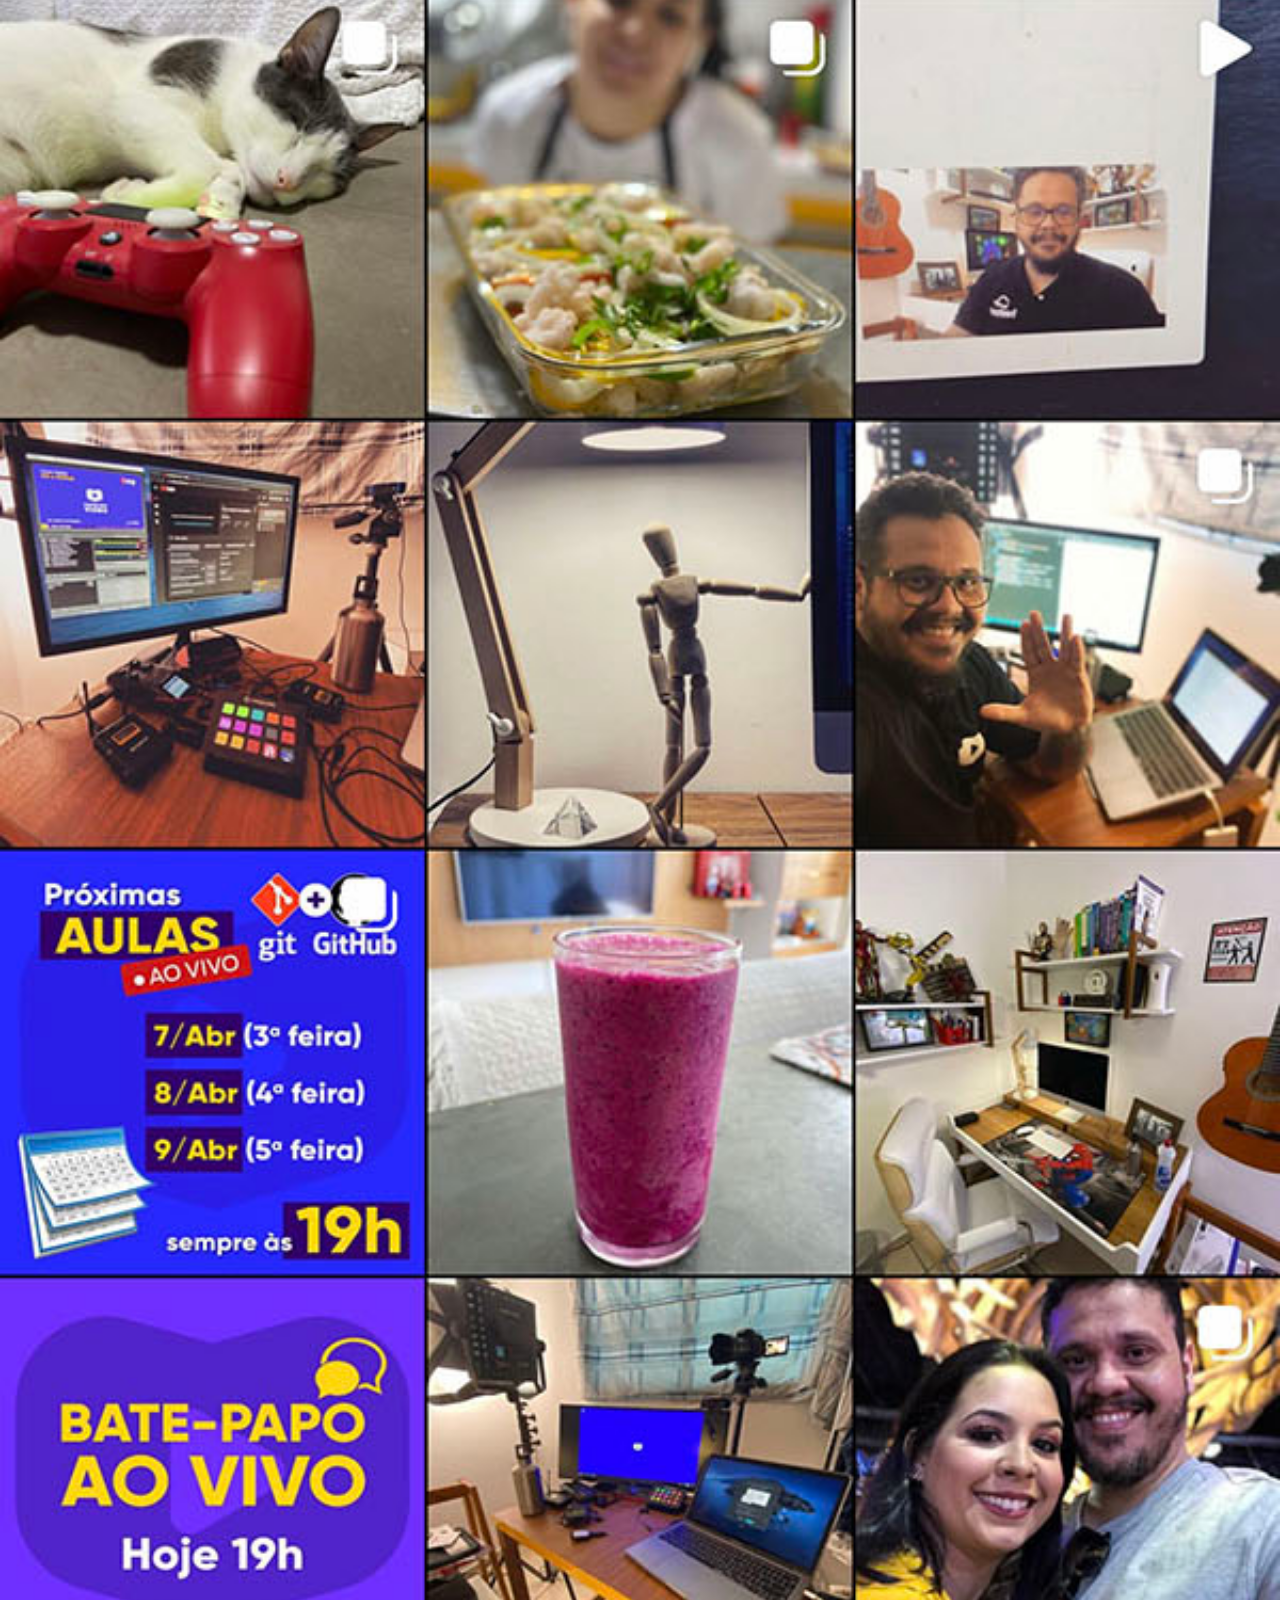
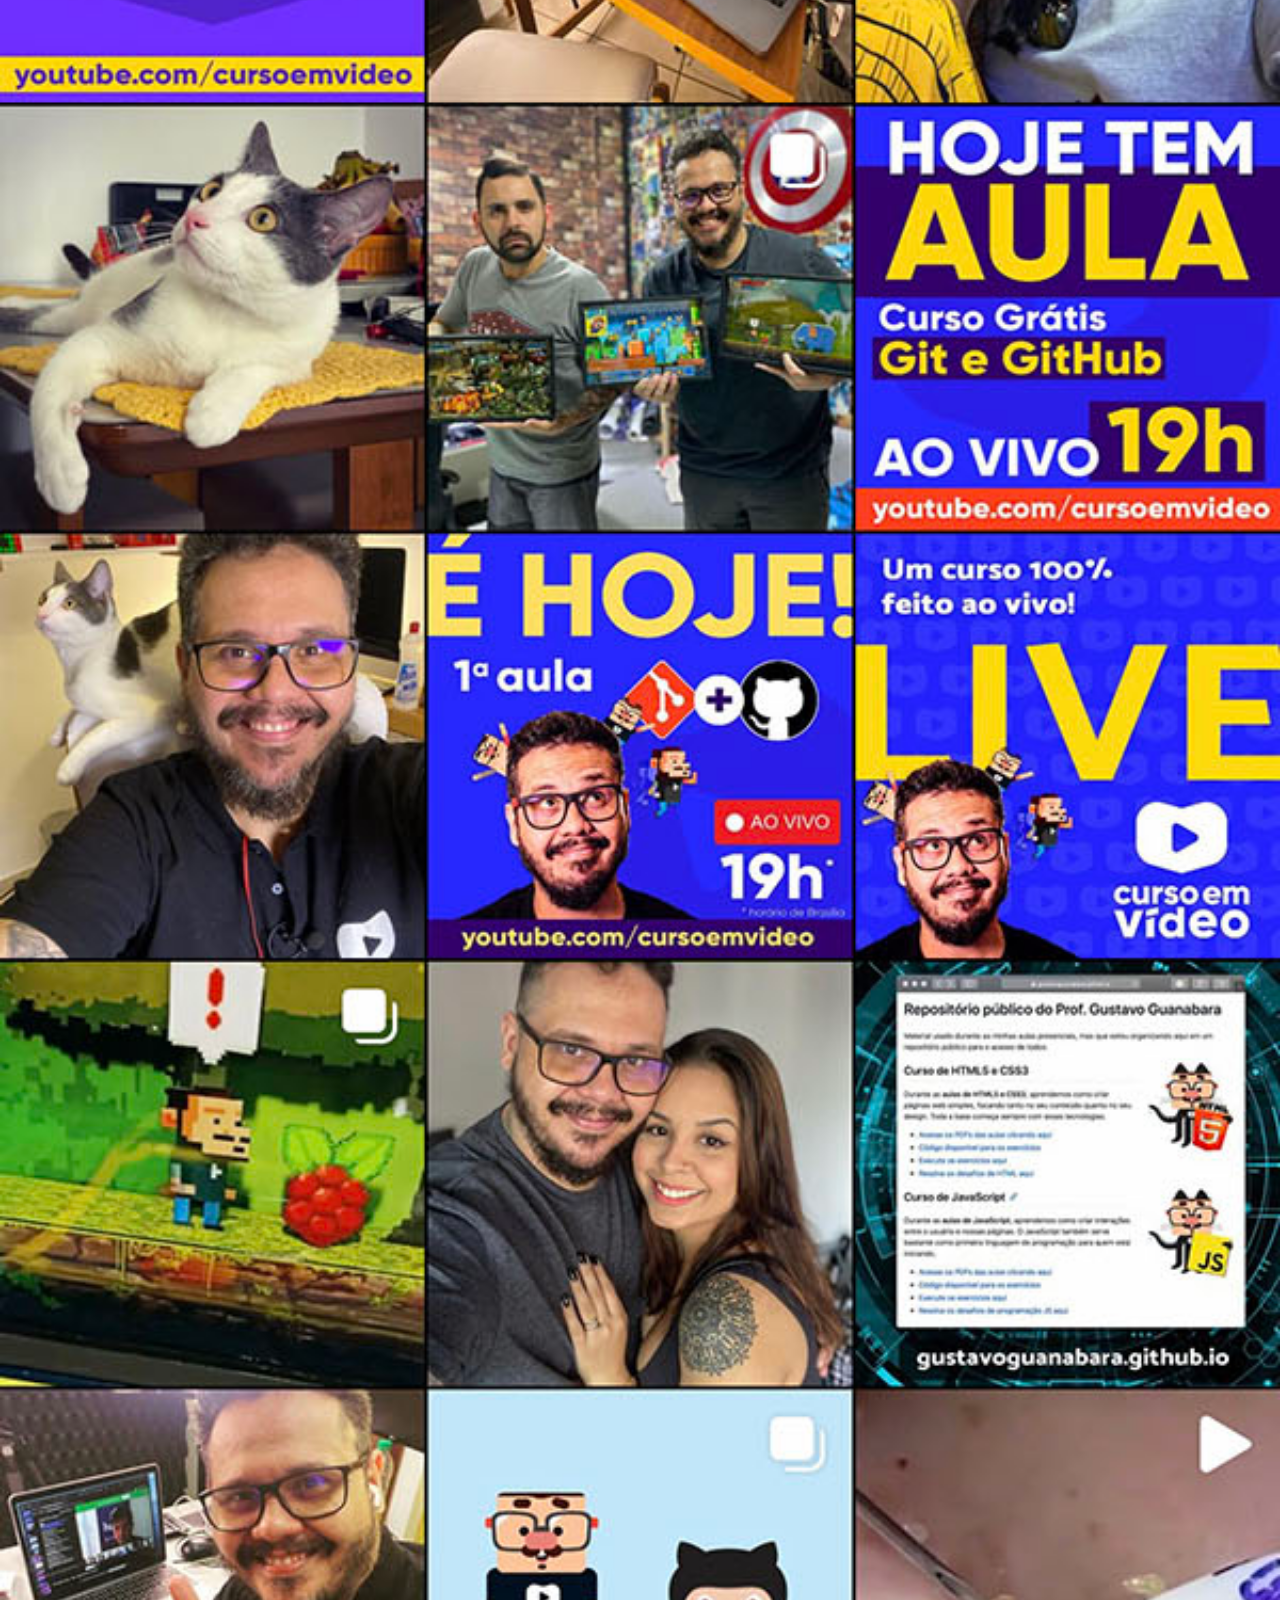
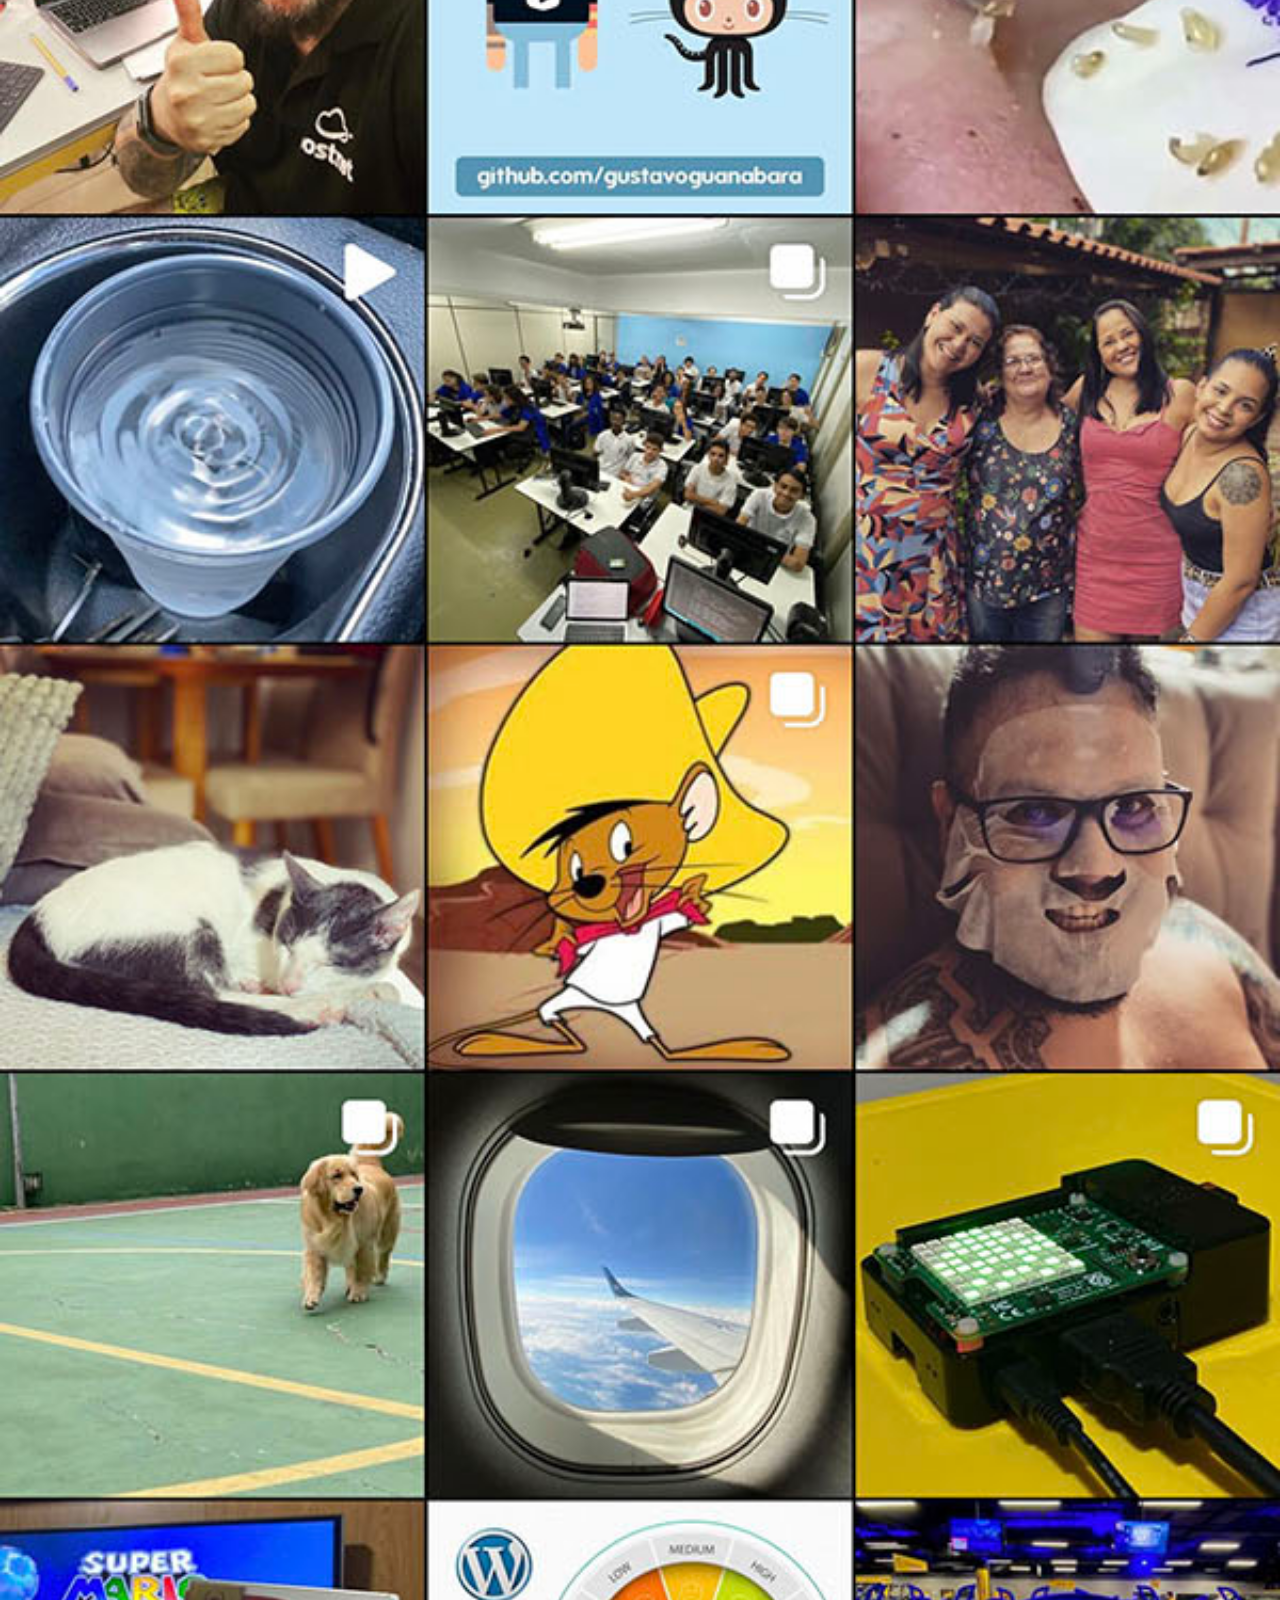
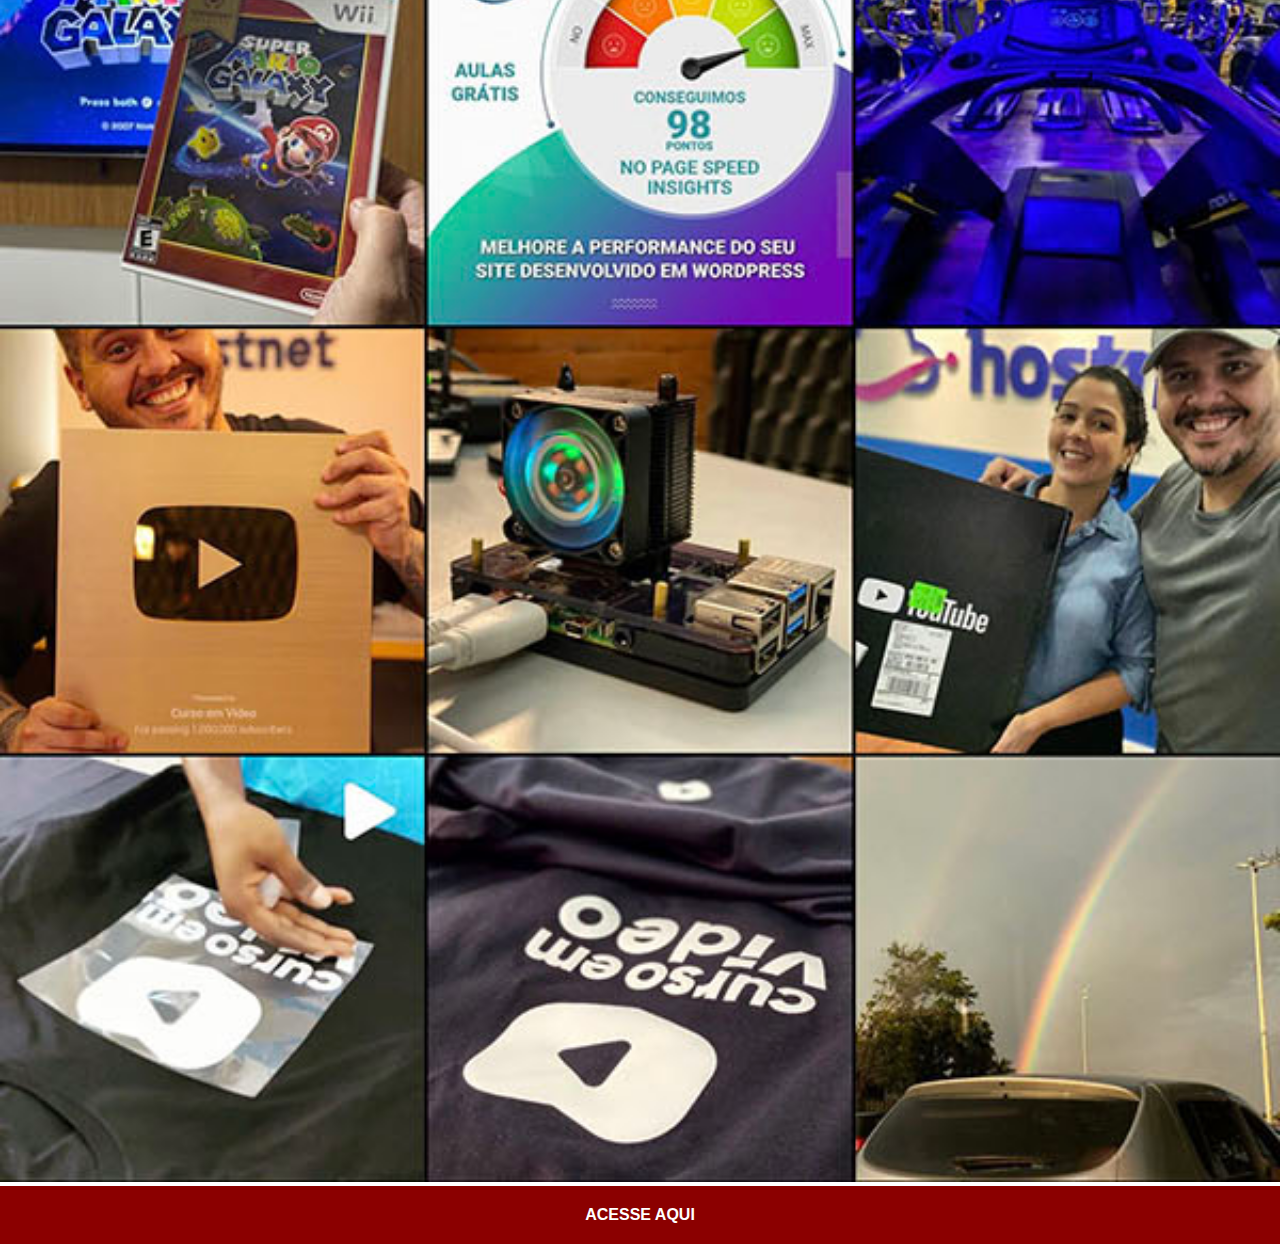
<file: instagram.html>
<!DOCTYPE html>
<html lang="pt-br">
<head>
    <meta charset="UTF-8">
    <meta name="viewport" content="width=device-width, initial-scale=1.0">
    <link rel="stylesheet" href="estilos/social.css">
    <title>Instagram</title>
</head>
<body>
    <img src="imagens/tela-instagram.jpg" alt="">
    <a href="https://www.instagram.com/" target="_blank">ACESSE AQUI</a>
    
</body>
</html>
</file>
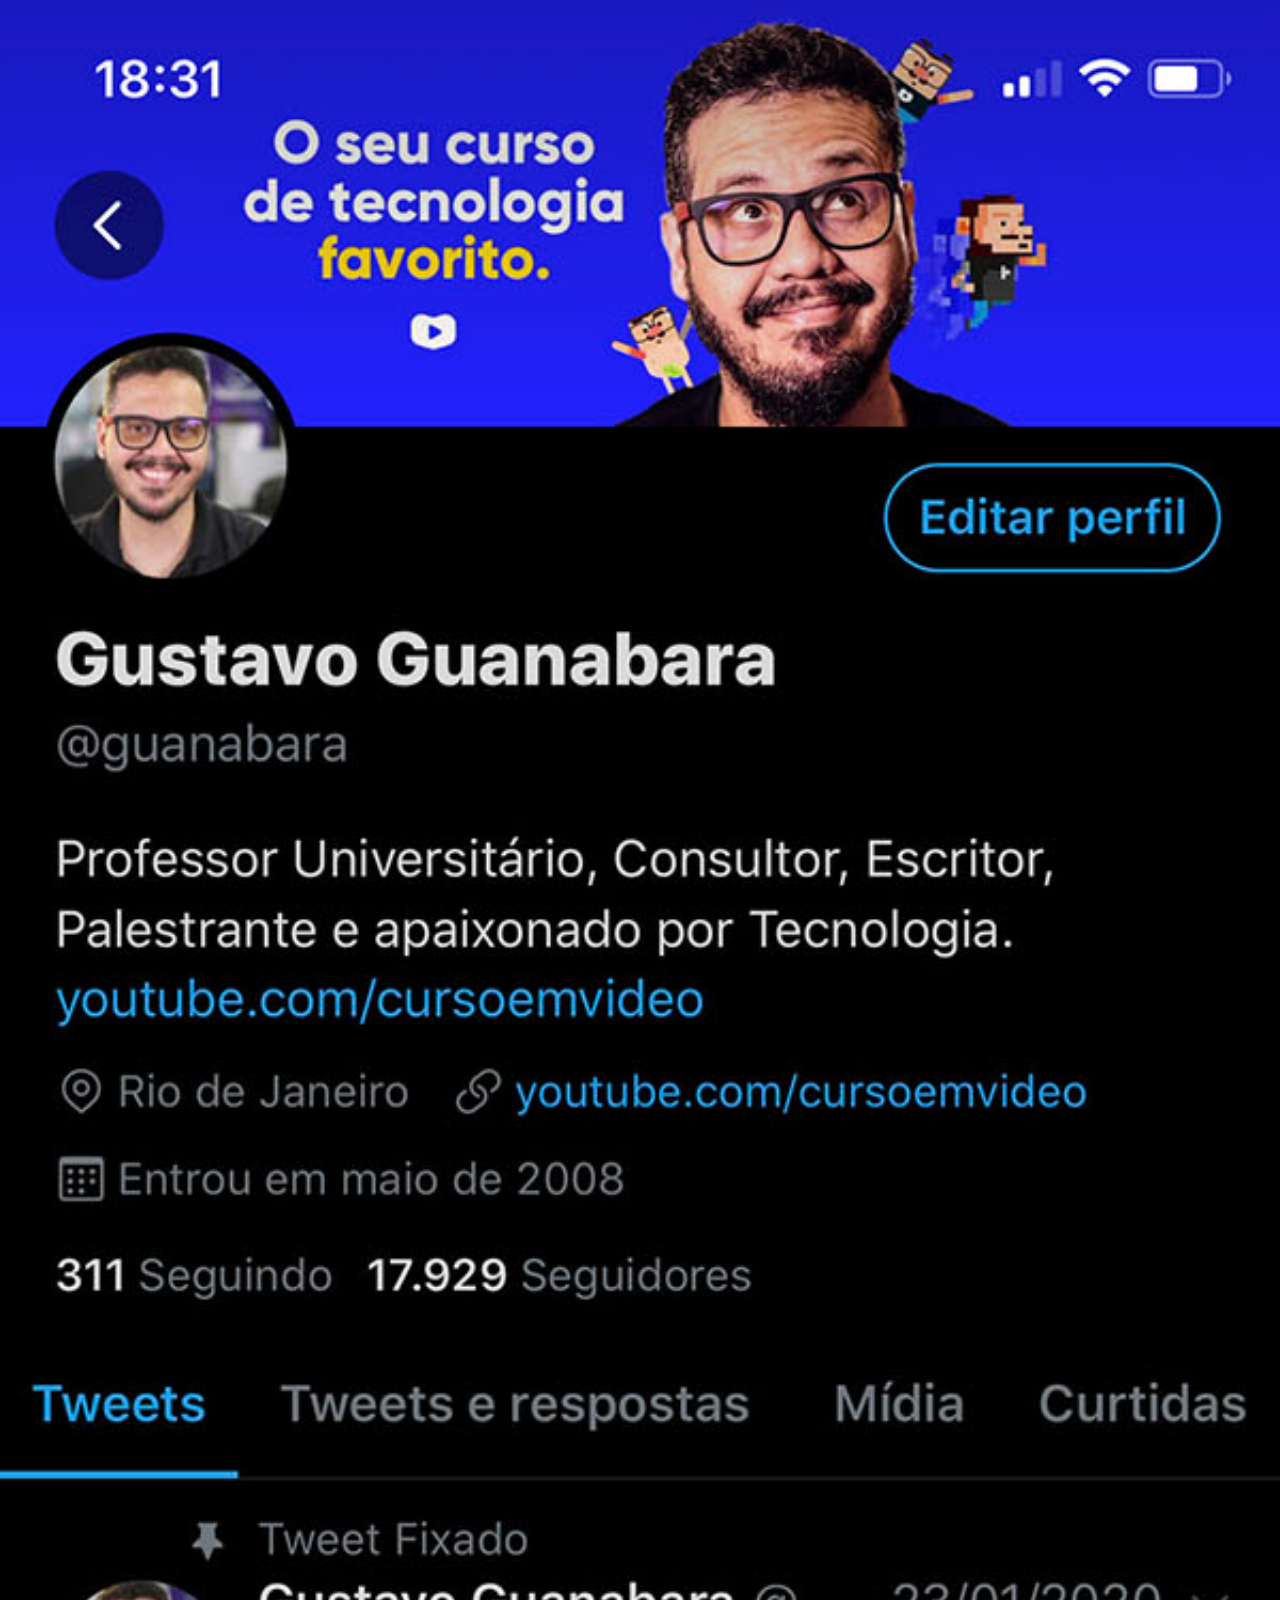
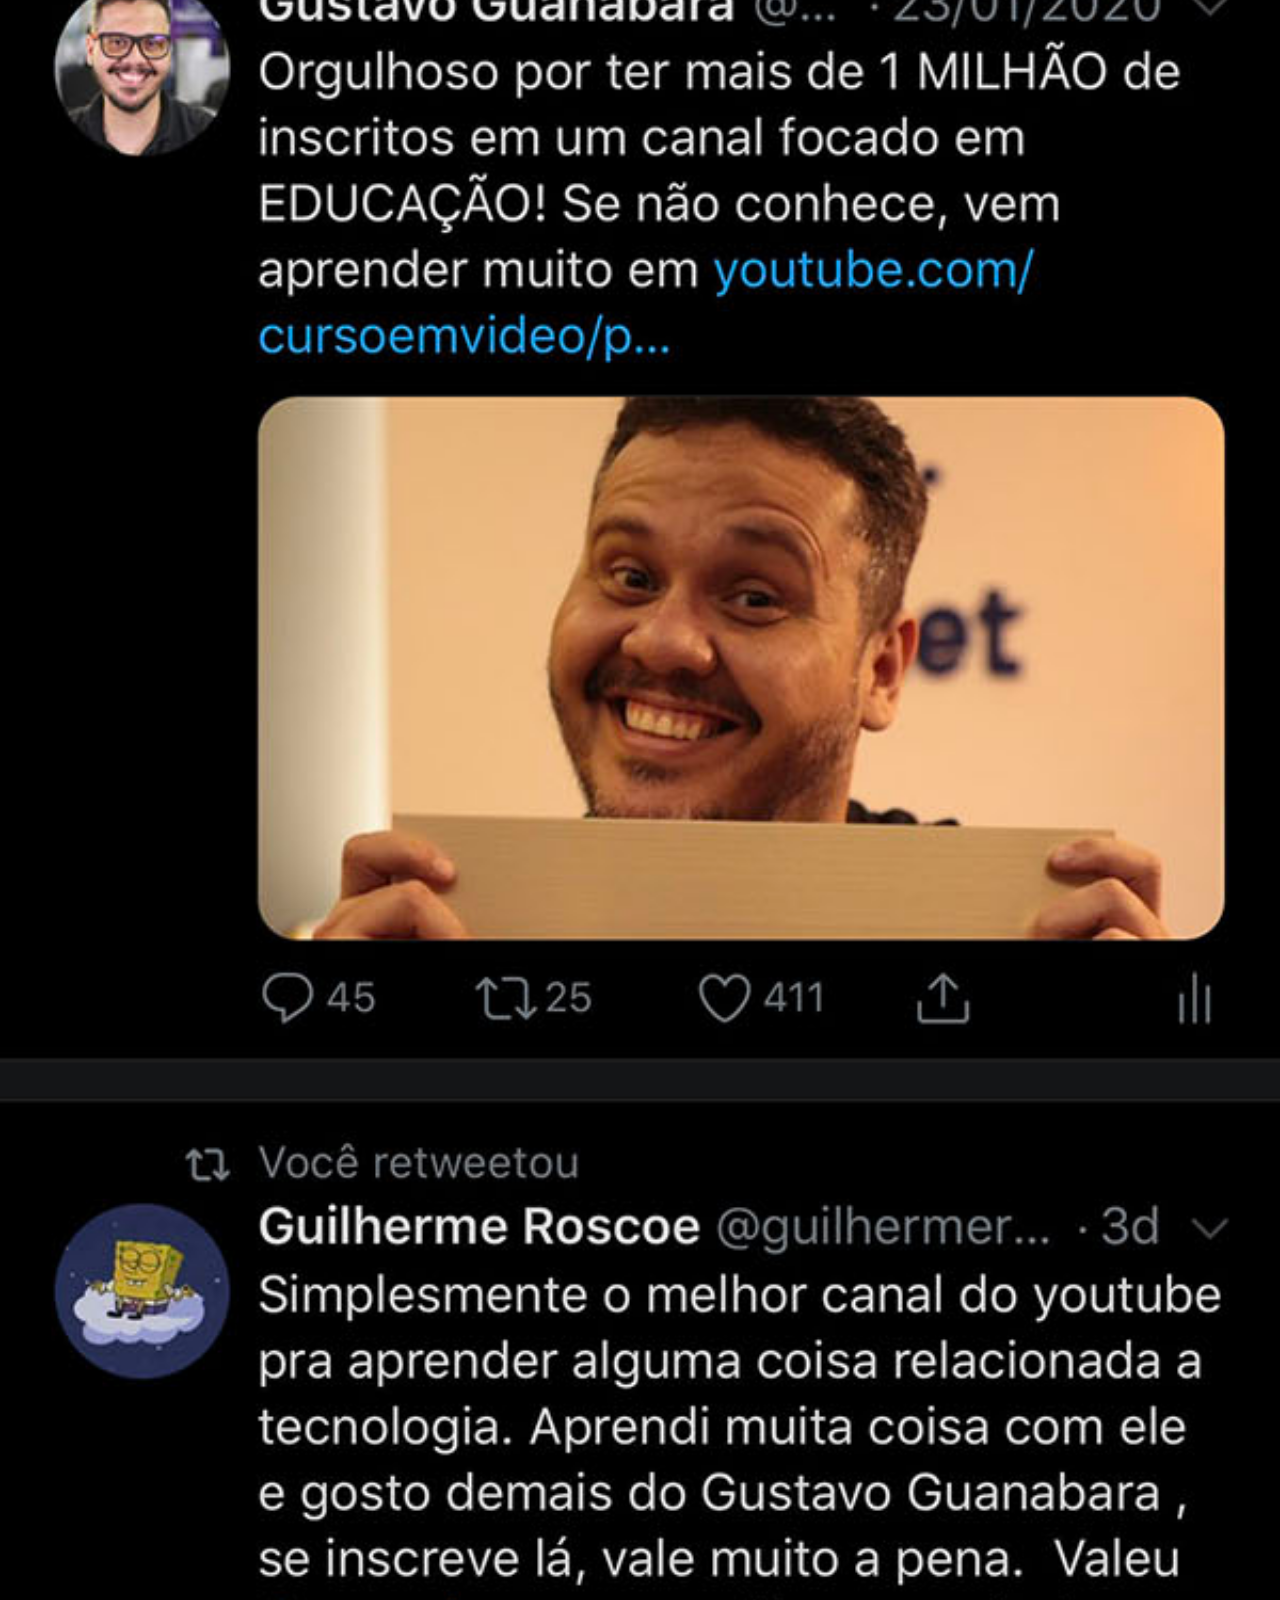
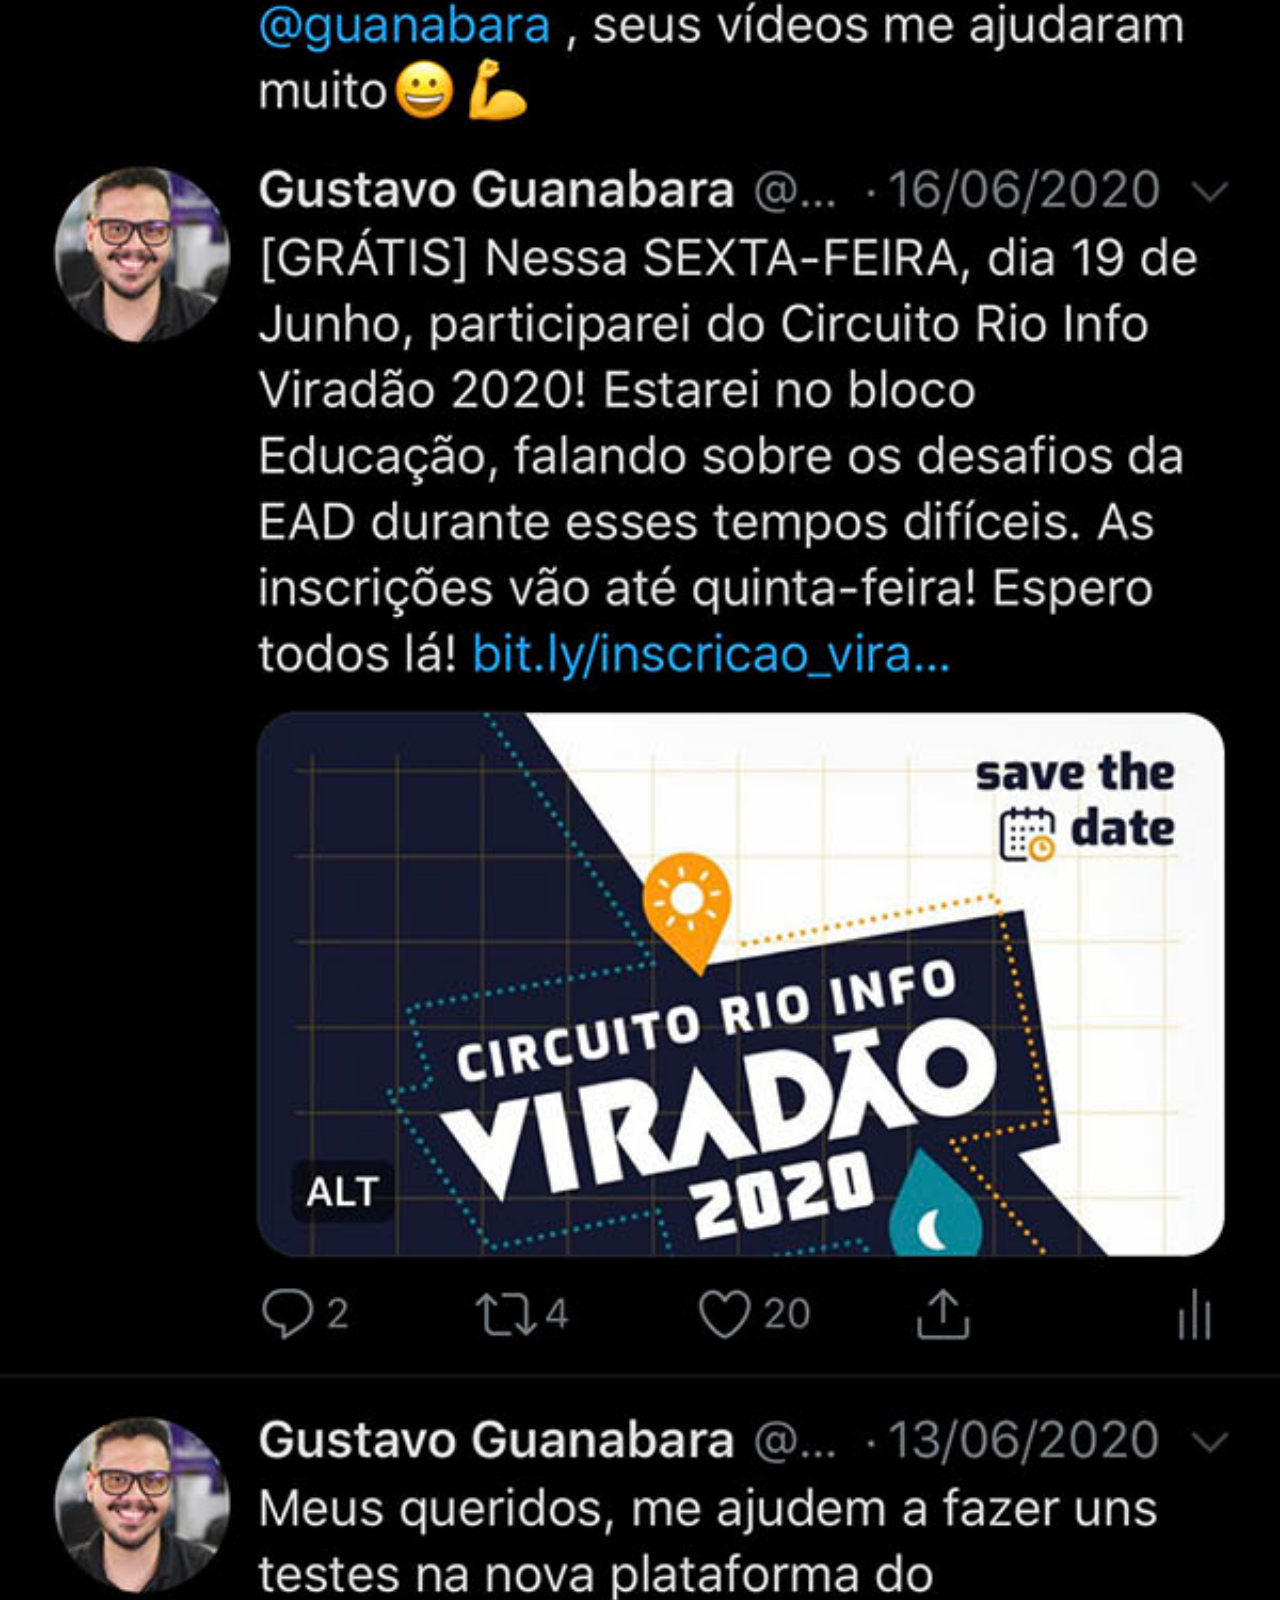
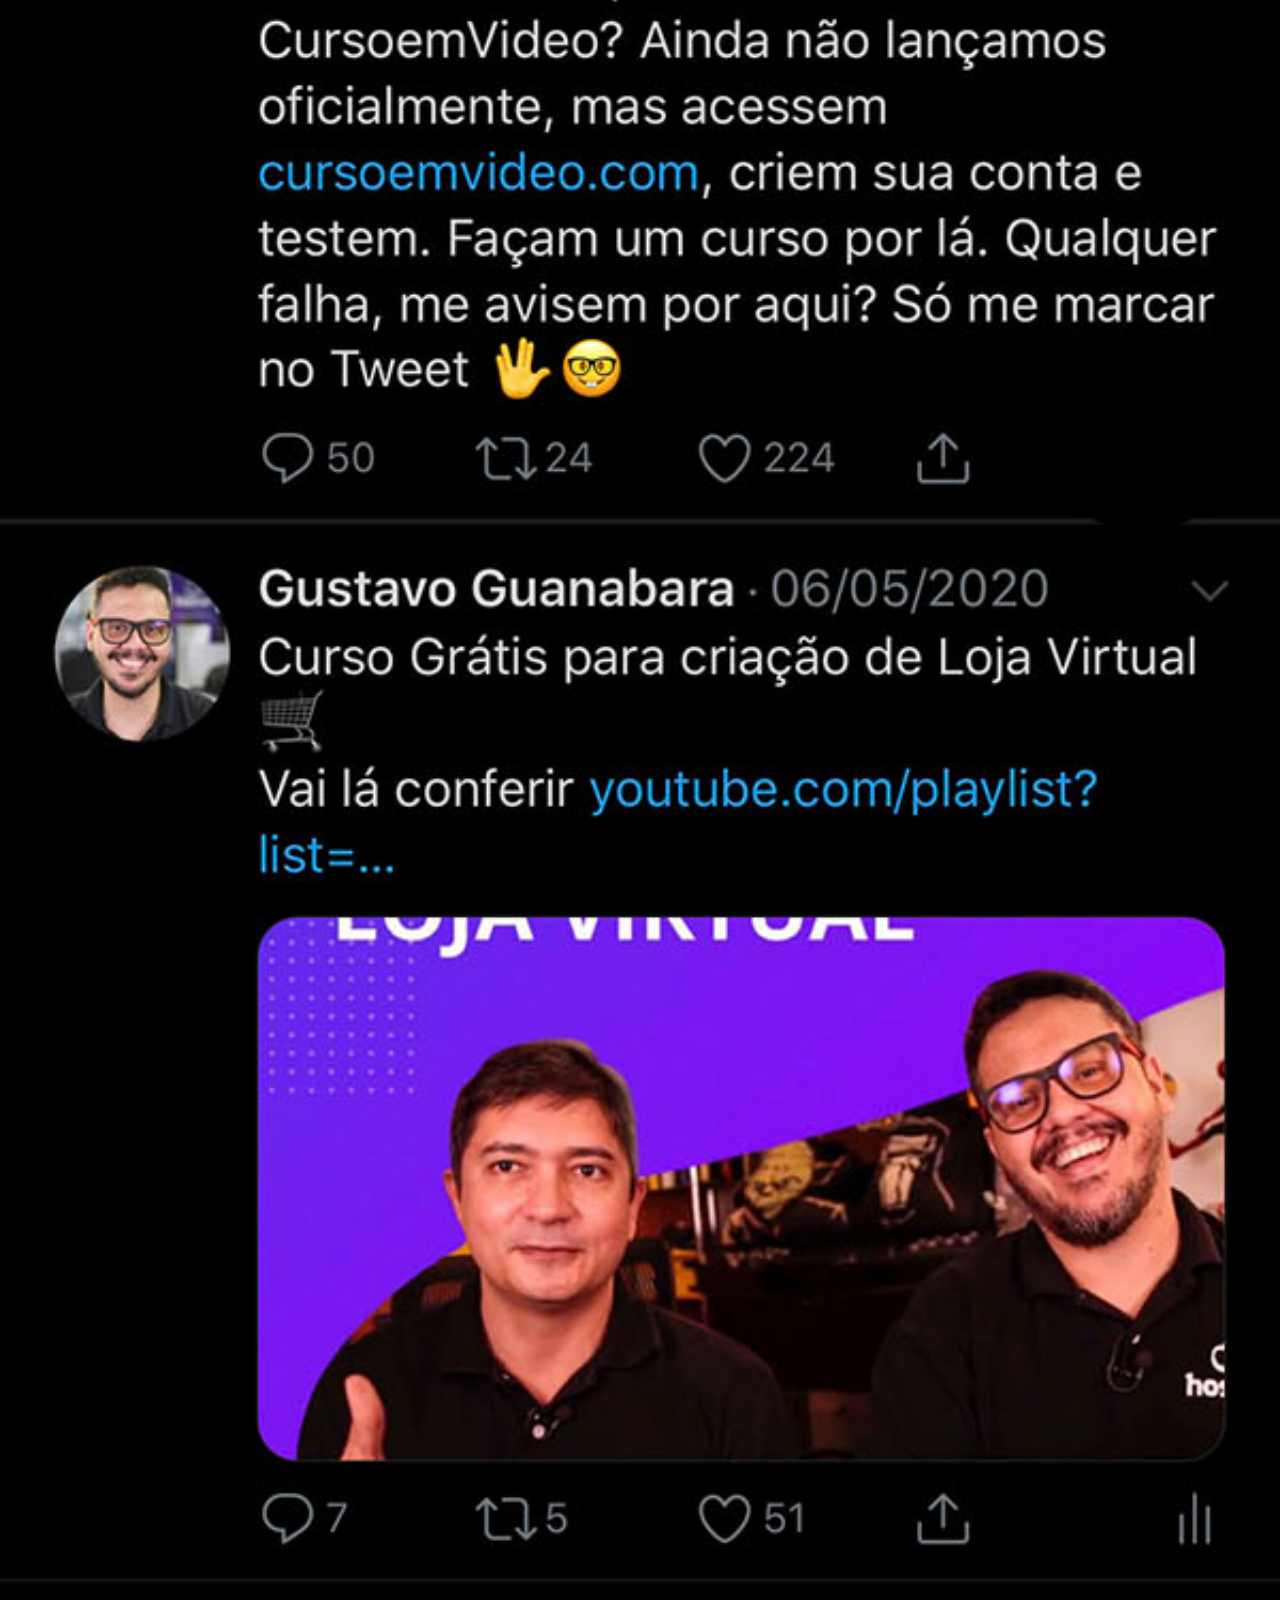
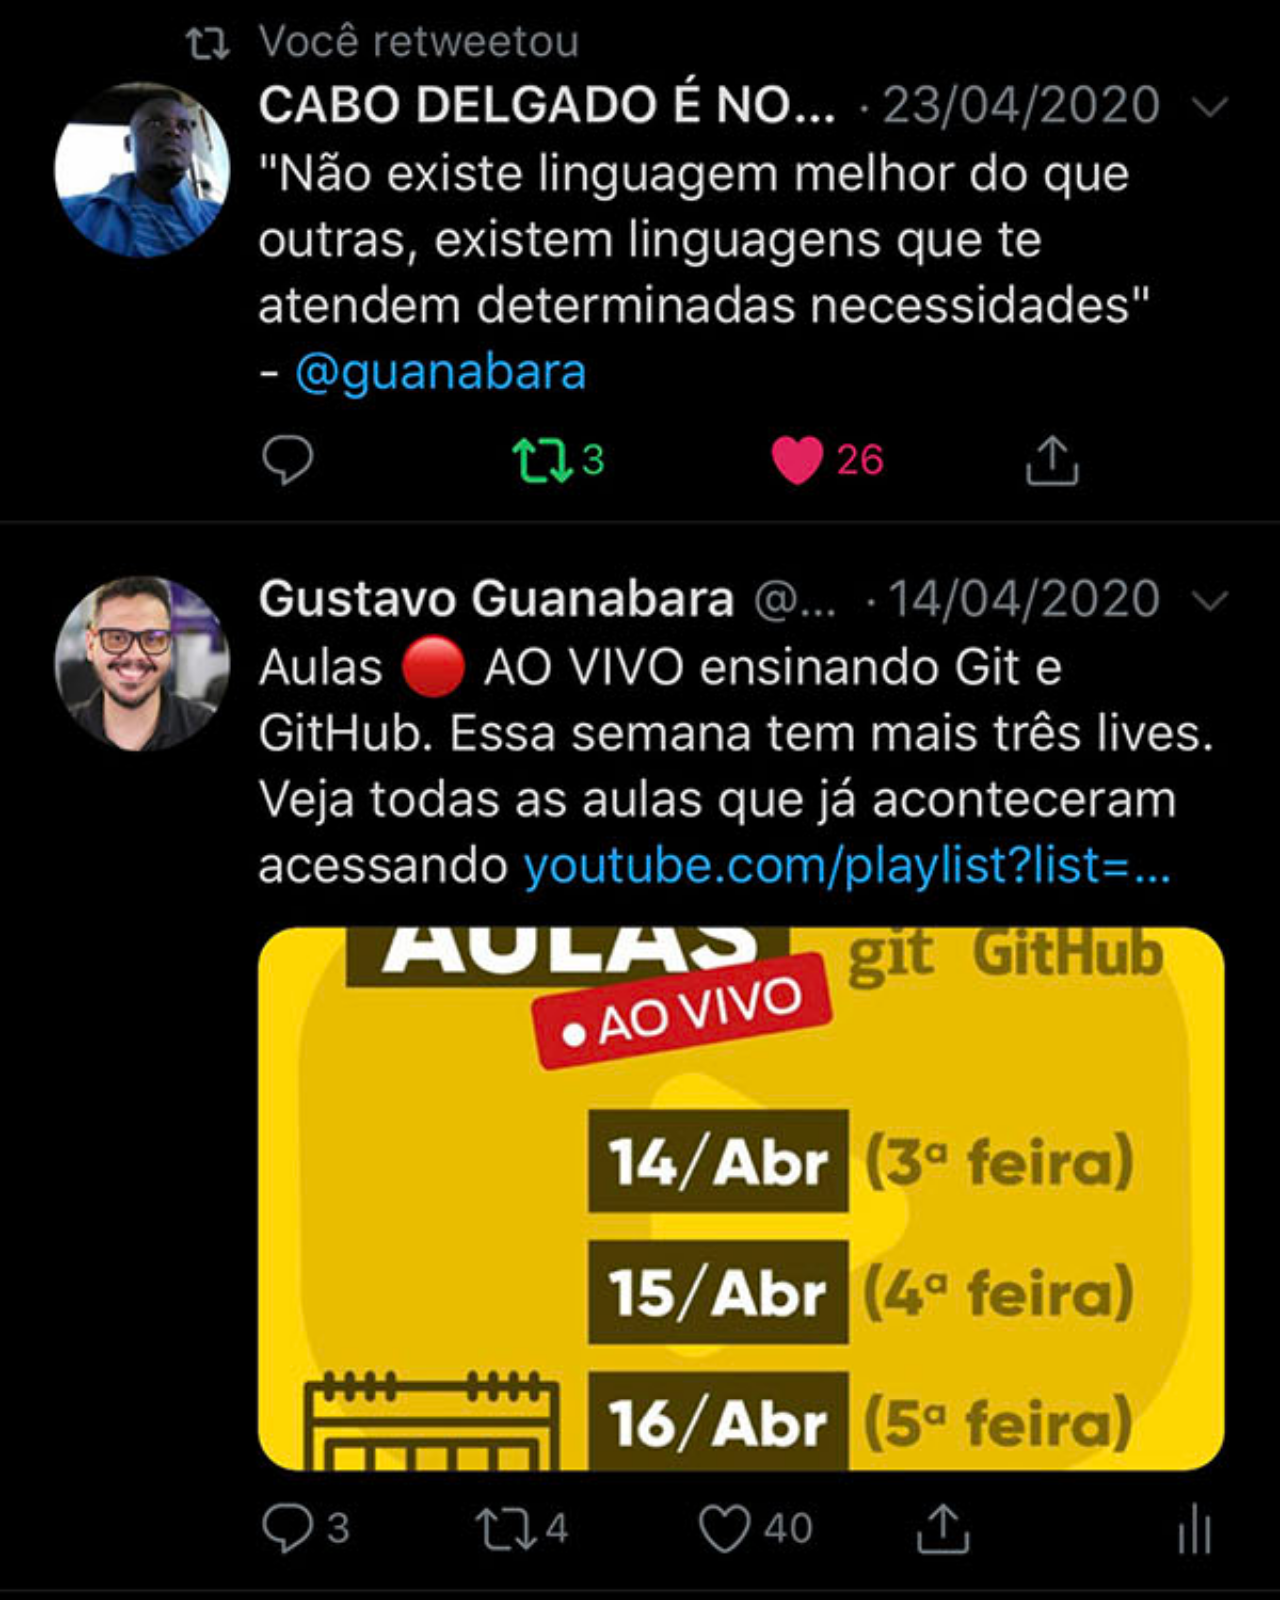
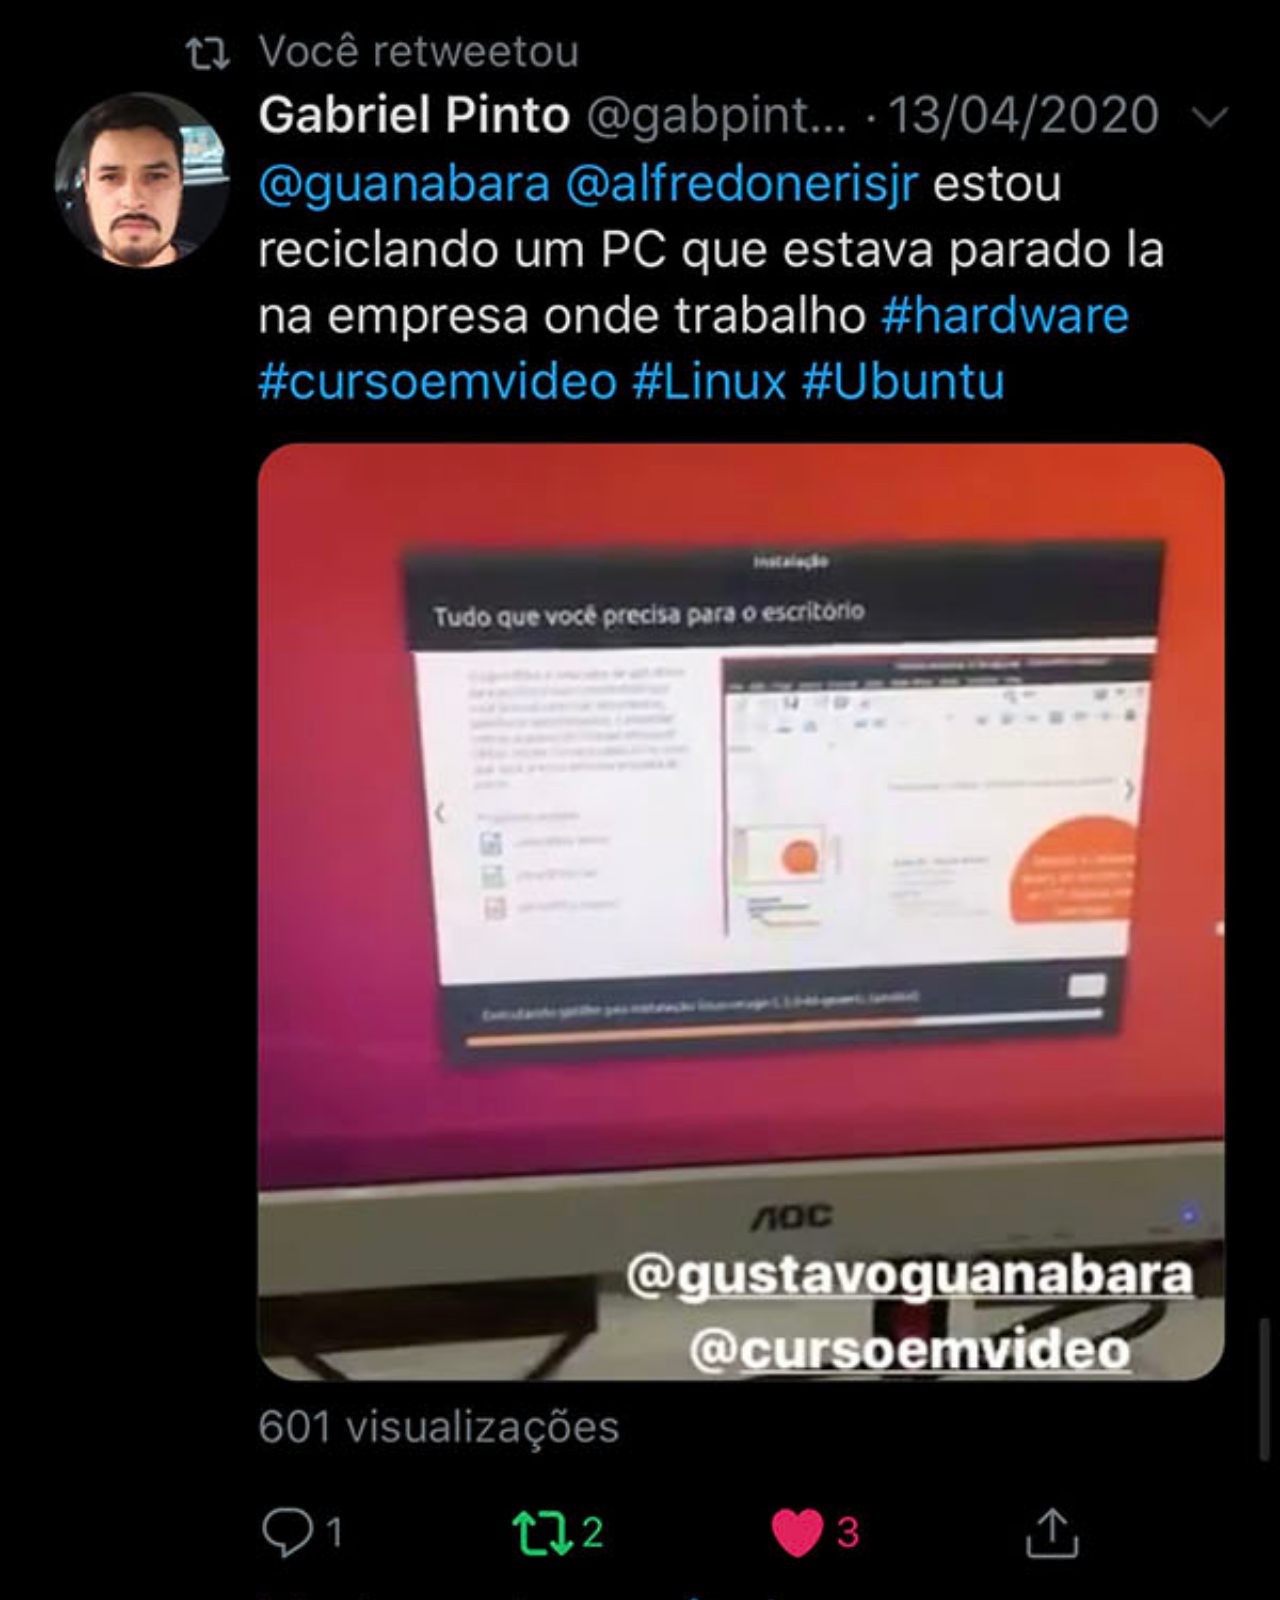
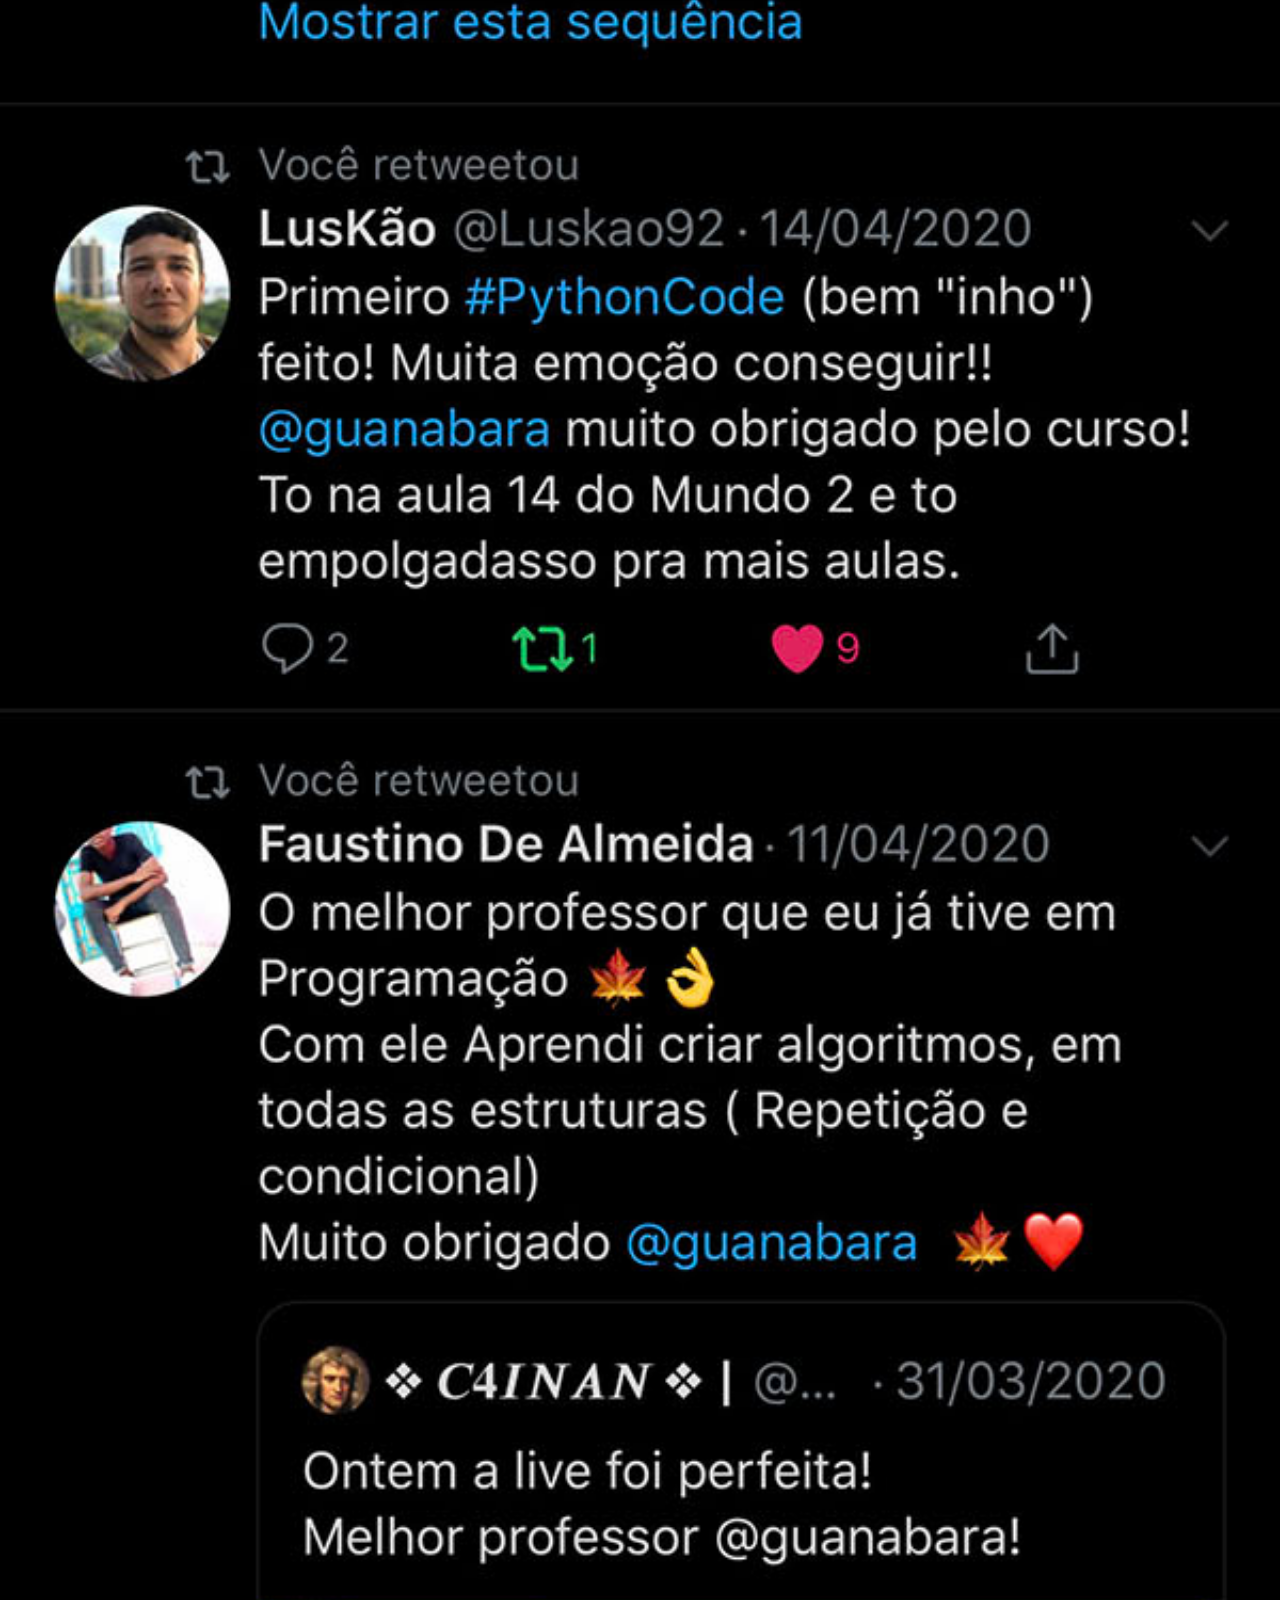
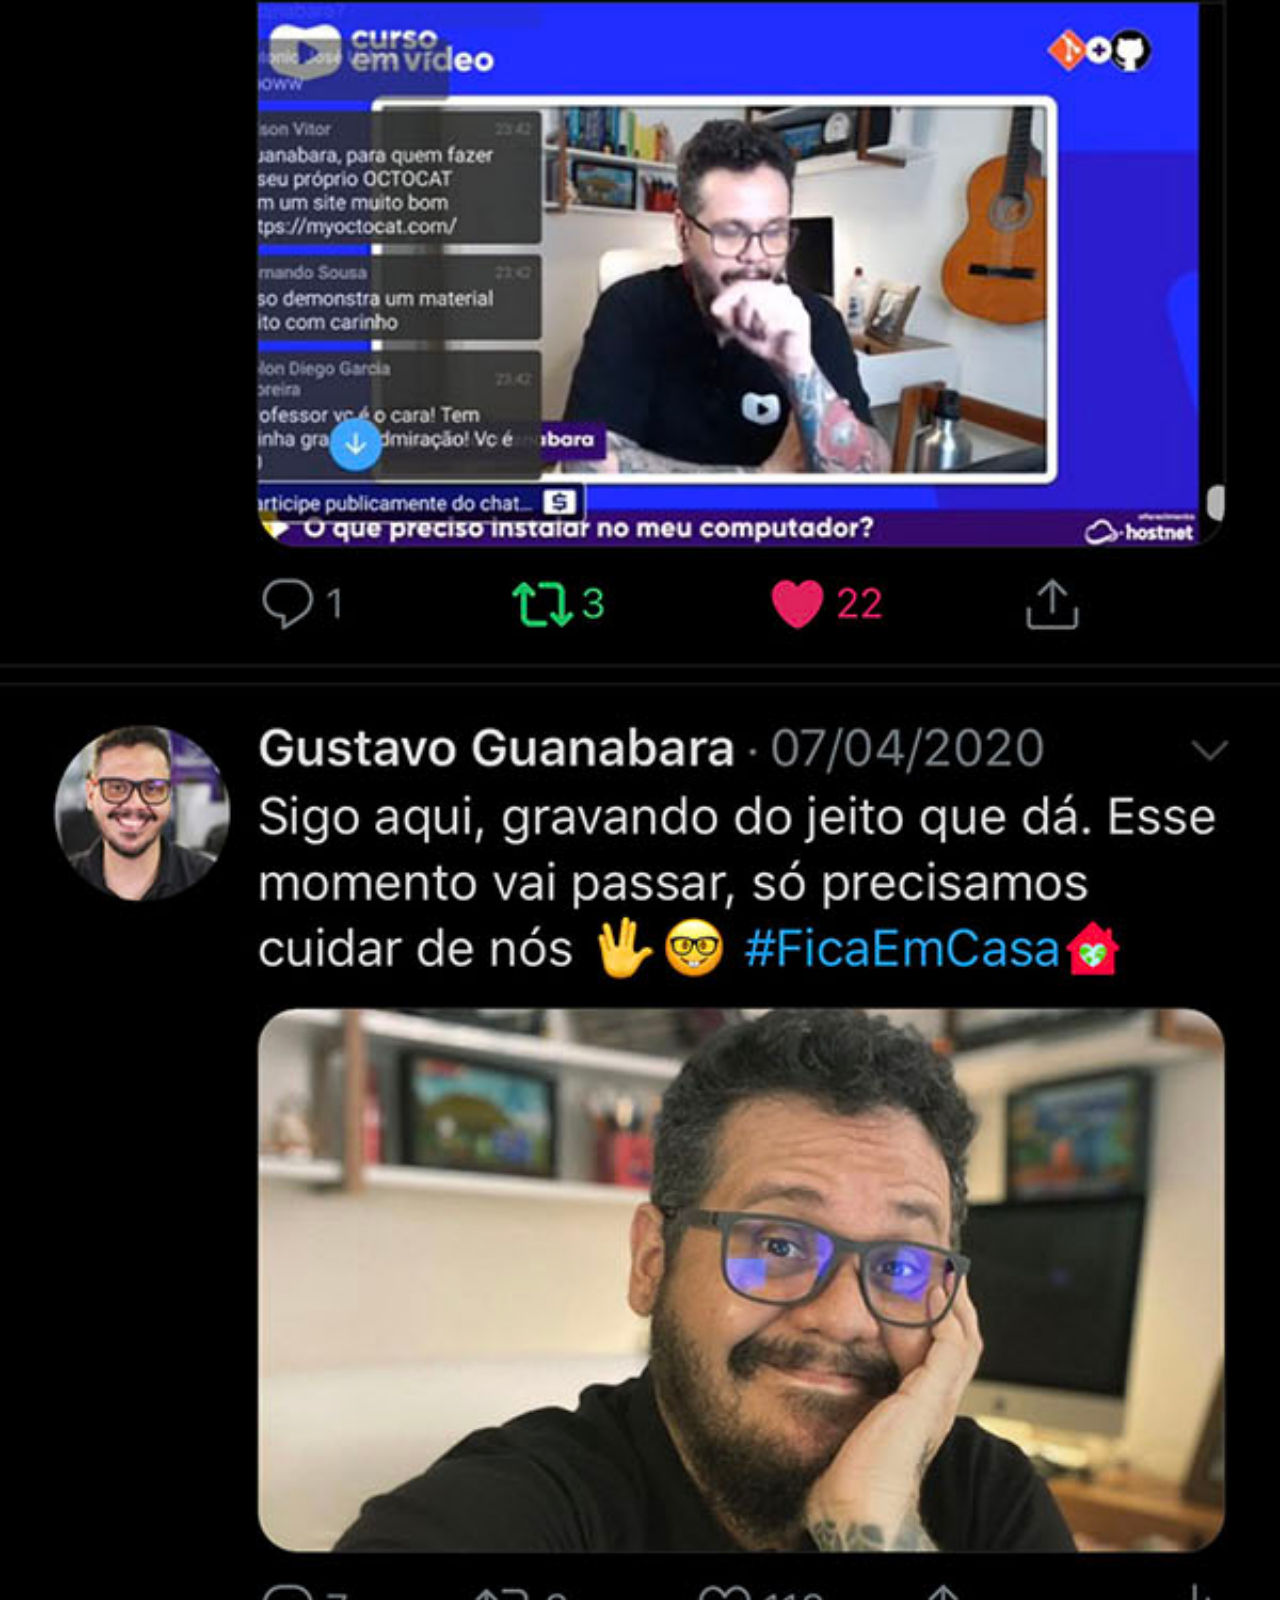
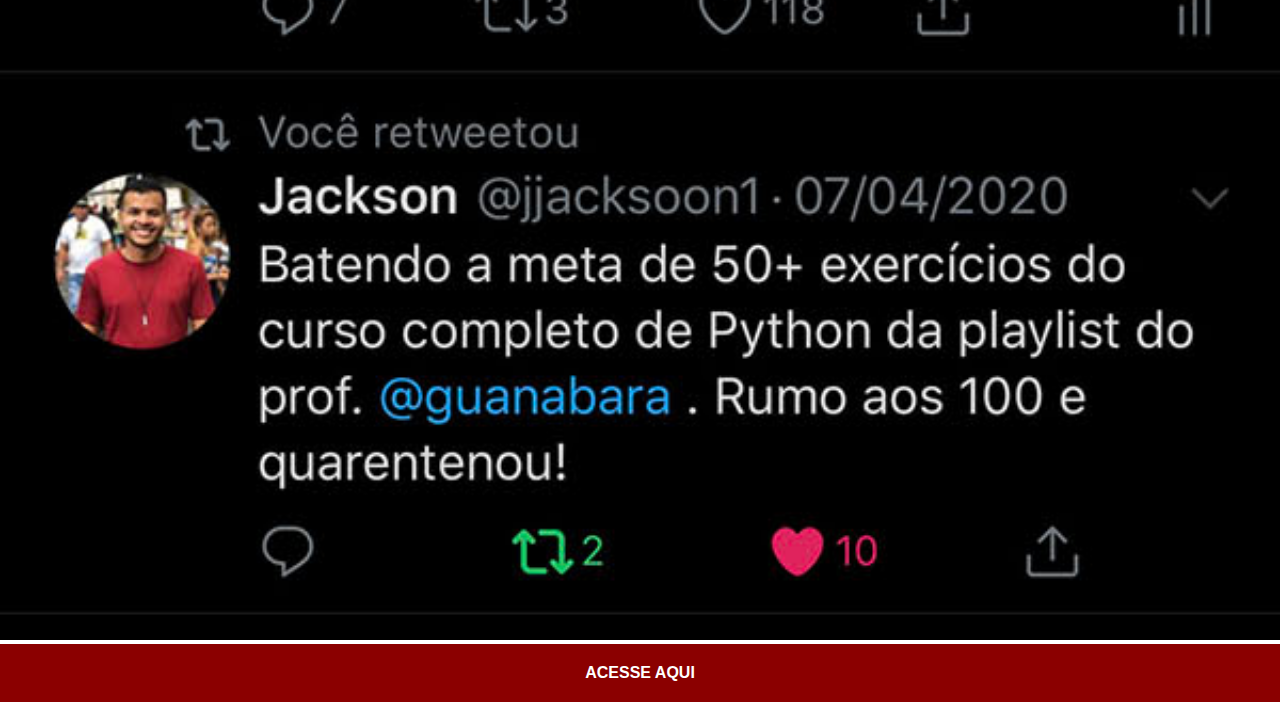
<file: twitter.html>
<!DOCTYPE html>
<html lang="pt-br">
<head>
    <meta charset="UTF-8">
    <meta name="viewport" content="width=device-width, initial-scale=1.0">
    <link rel="stylesheet" href="estilos/social.css">
    <title>Twitter</title>
</head>
<body>
    <img src="imagens/tela-twitter.jpg" alt="Twitter">
    <a href="https://twitter.com/i/flow/single_sign_on" target="_blank">ACESSE AQUI</a>
    
</body>
</html>
</file>
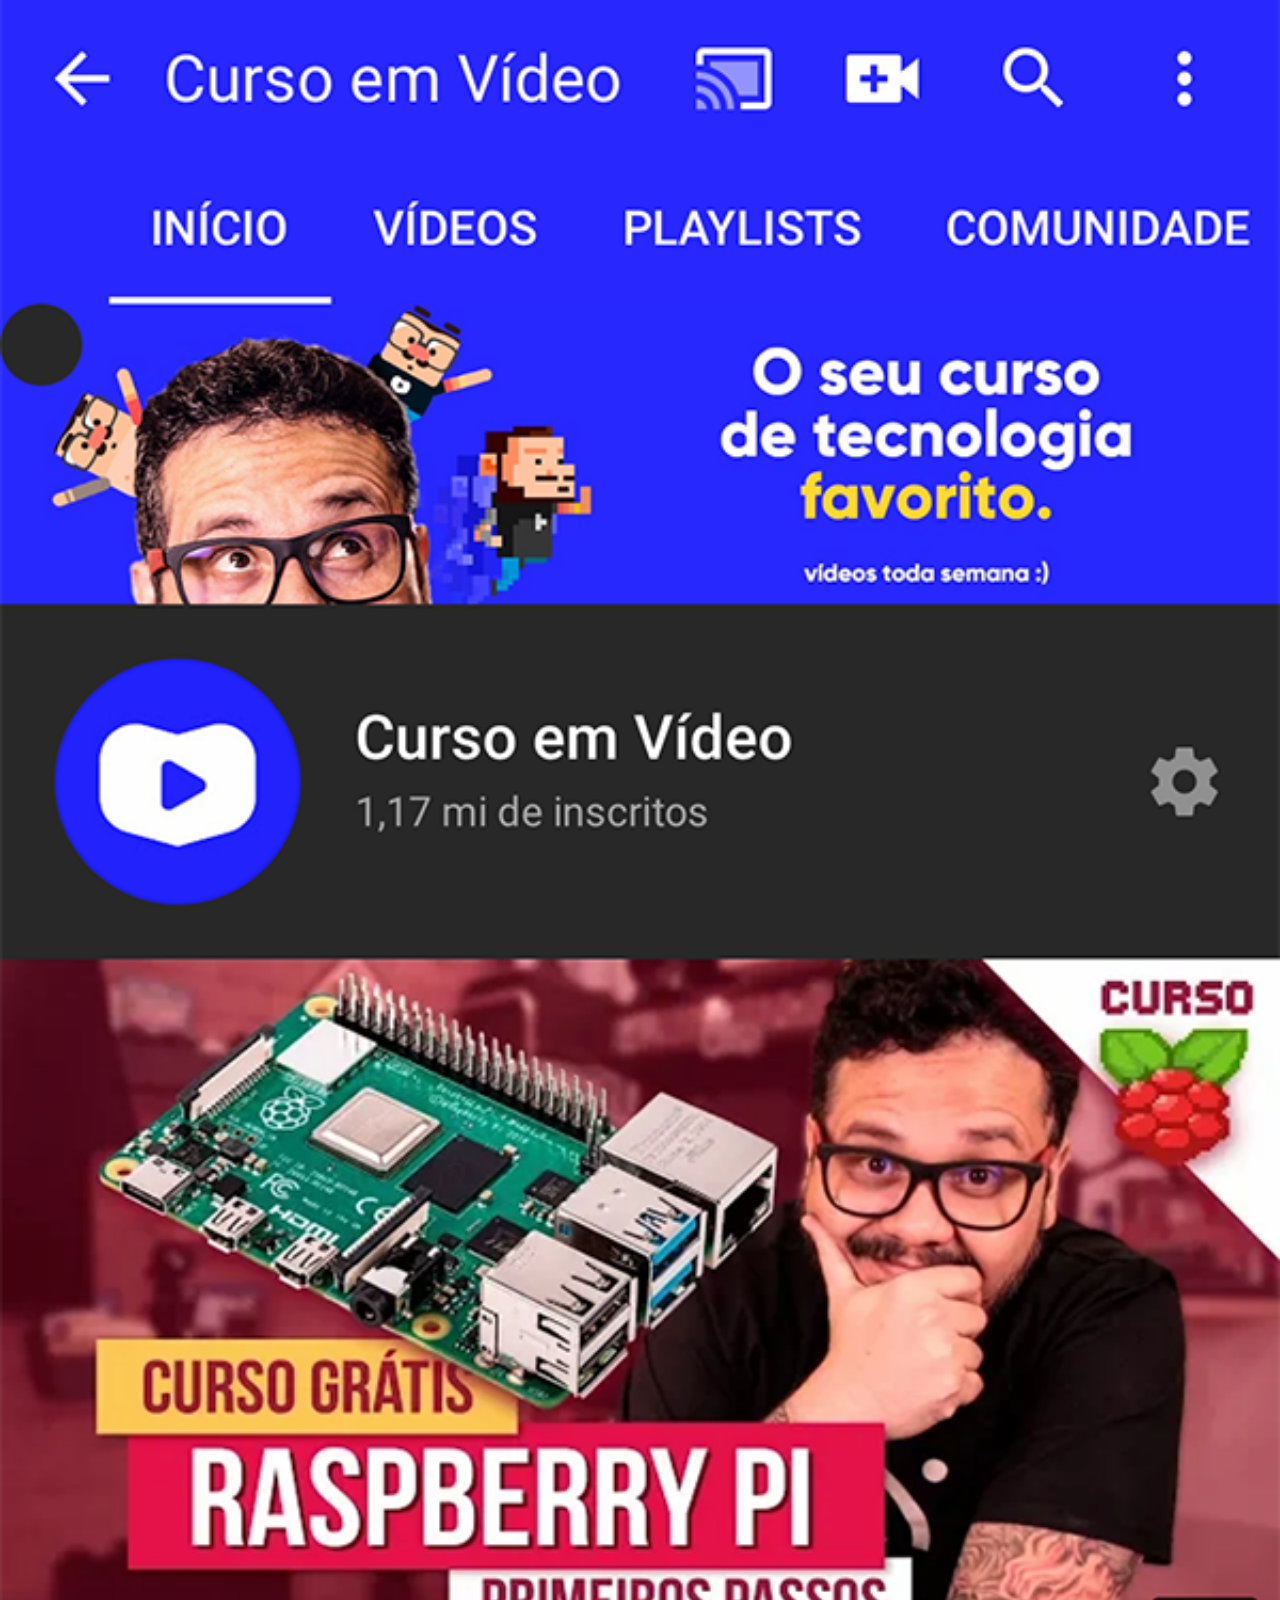
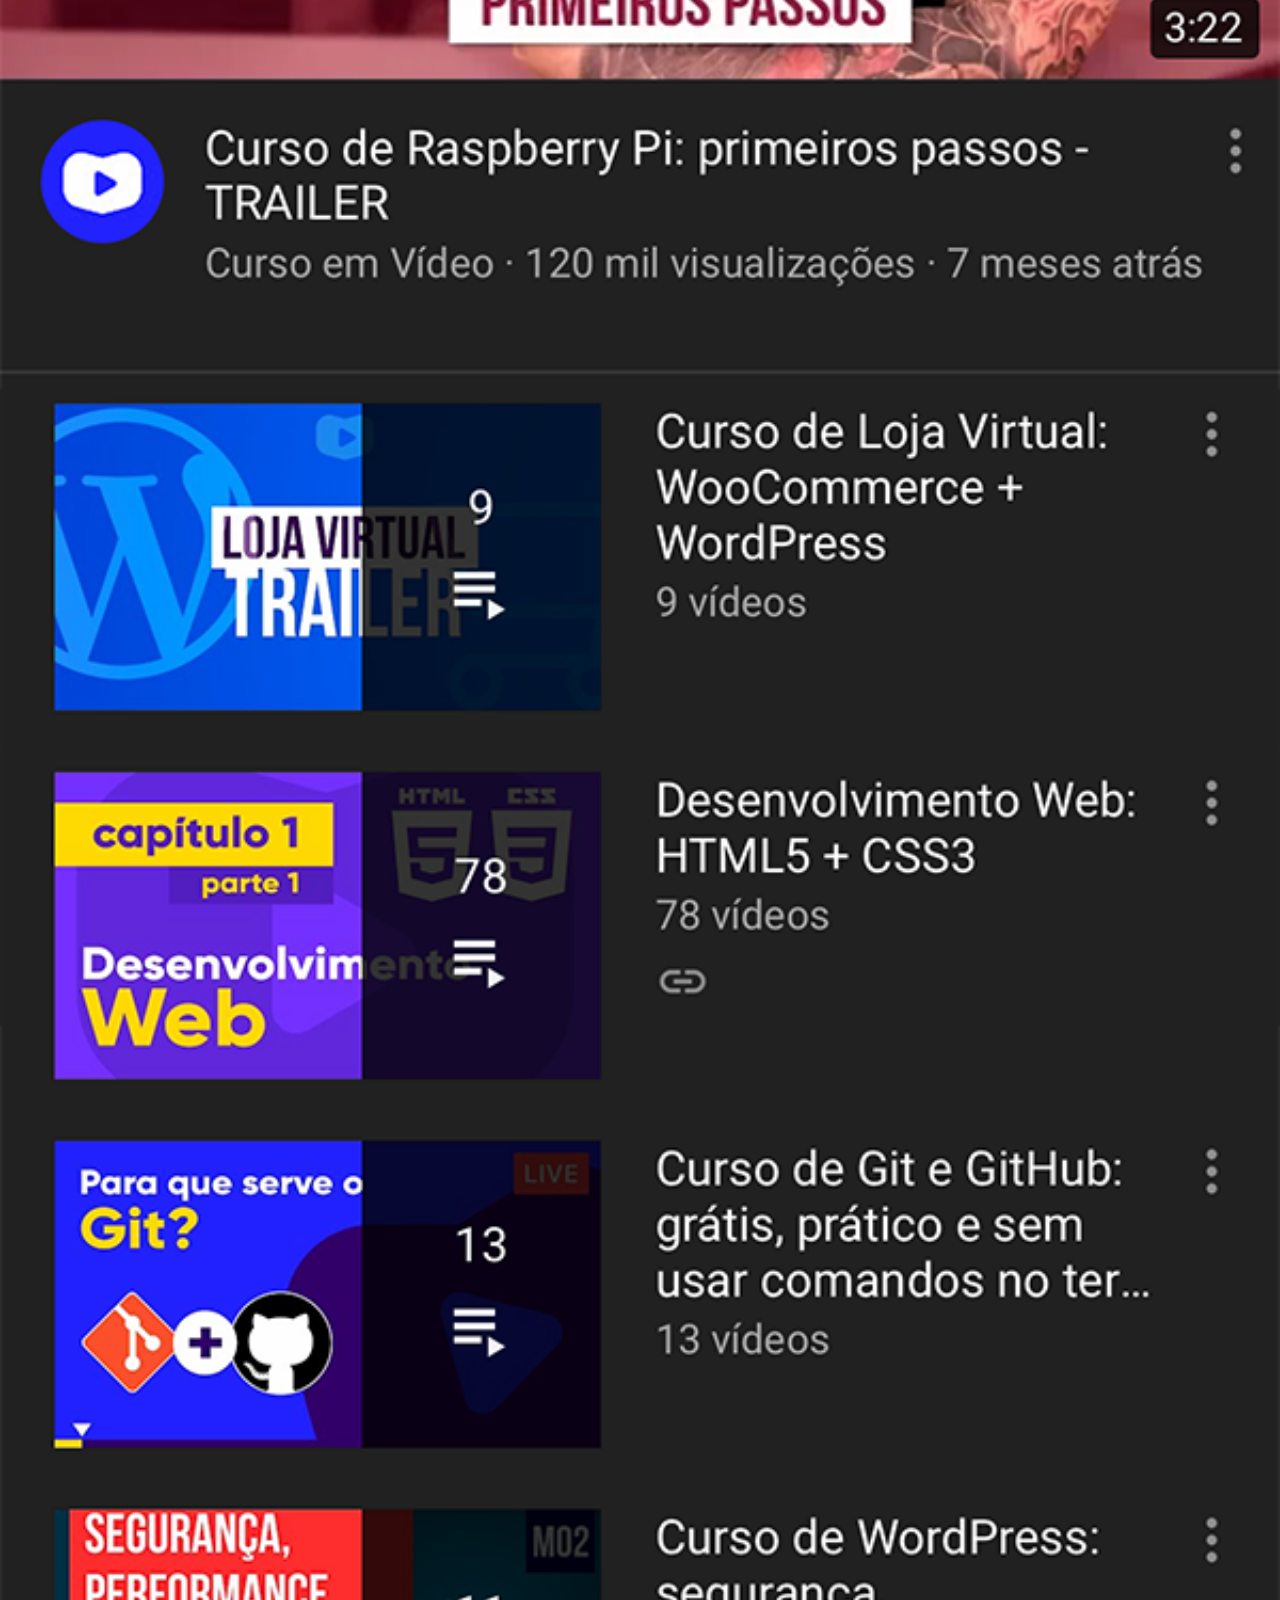
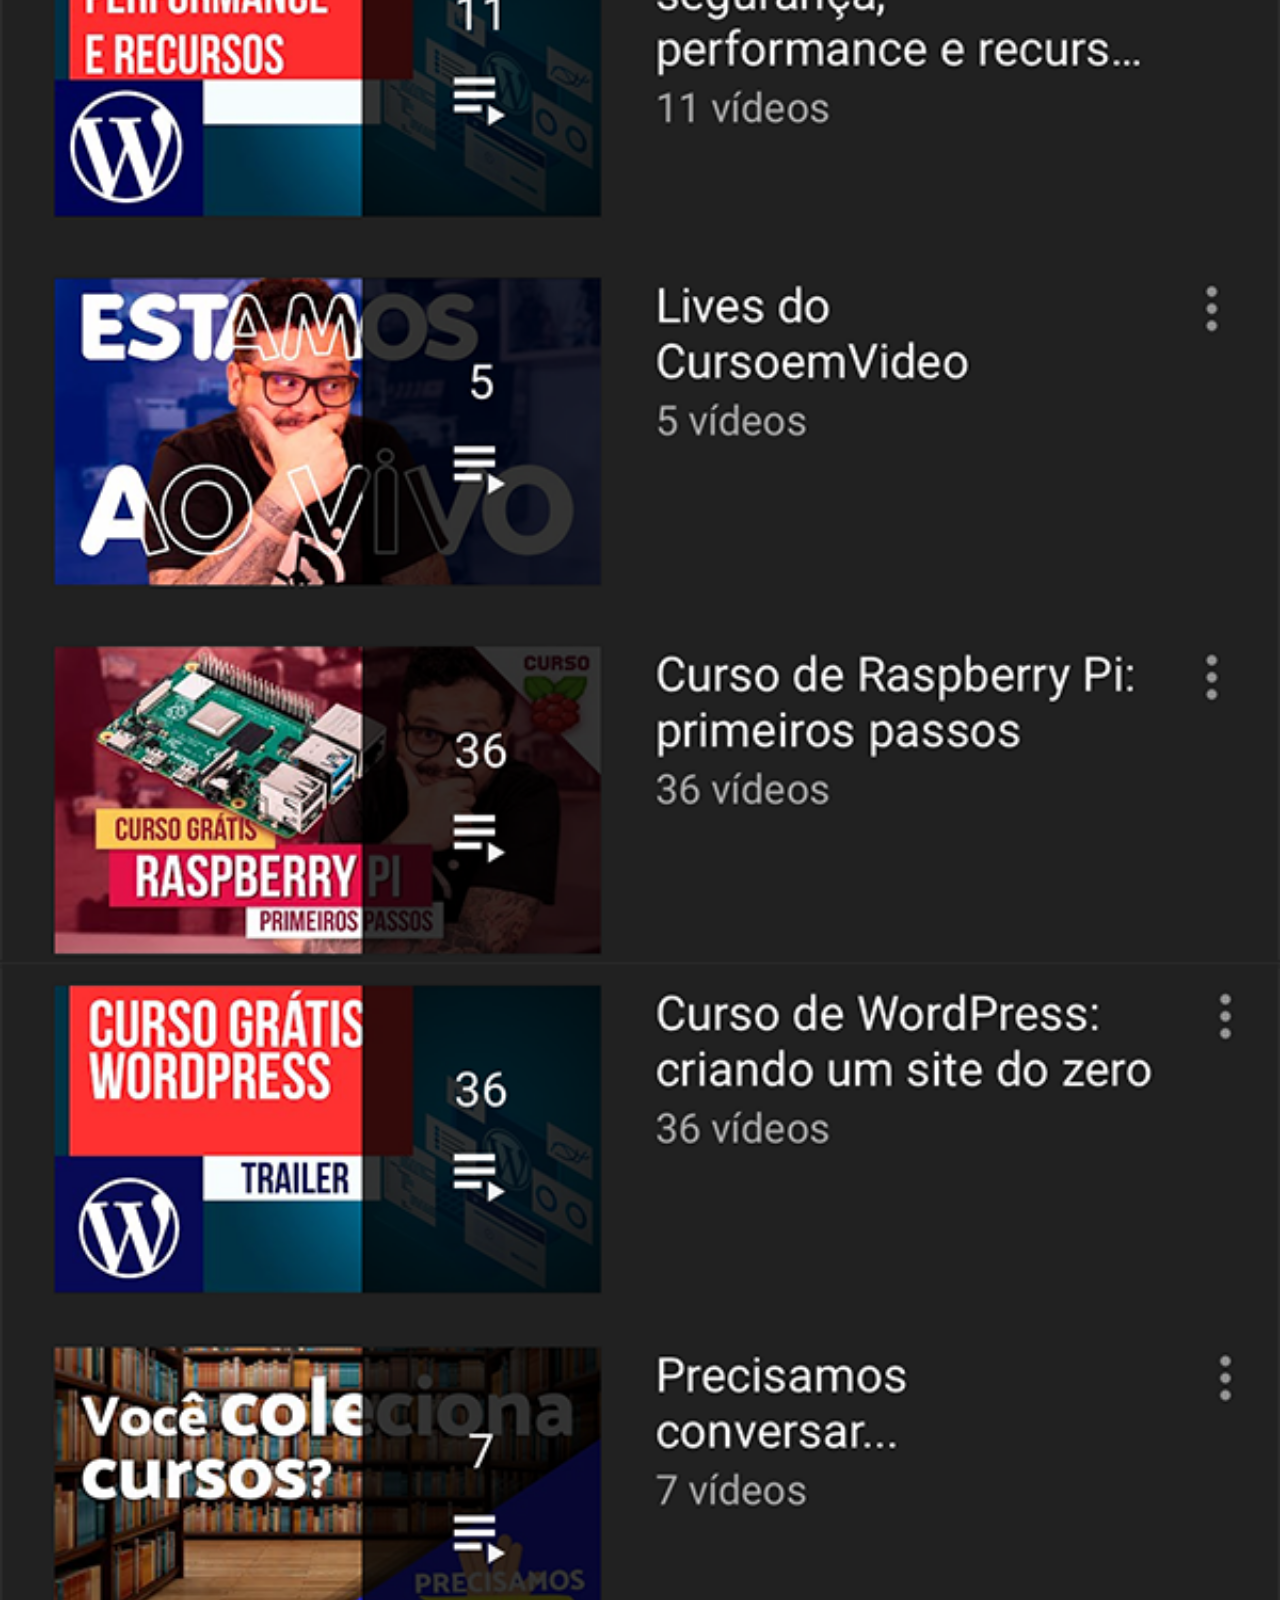
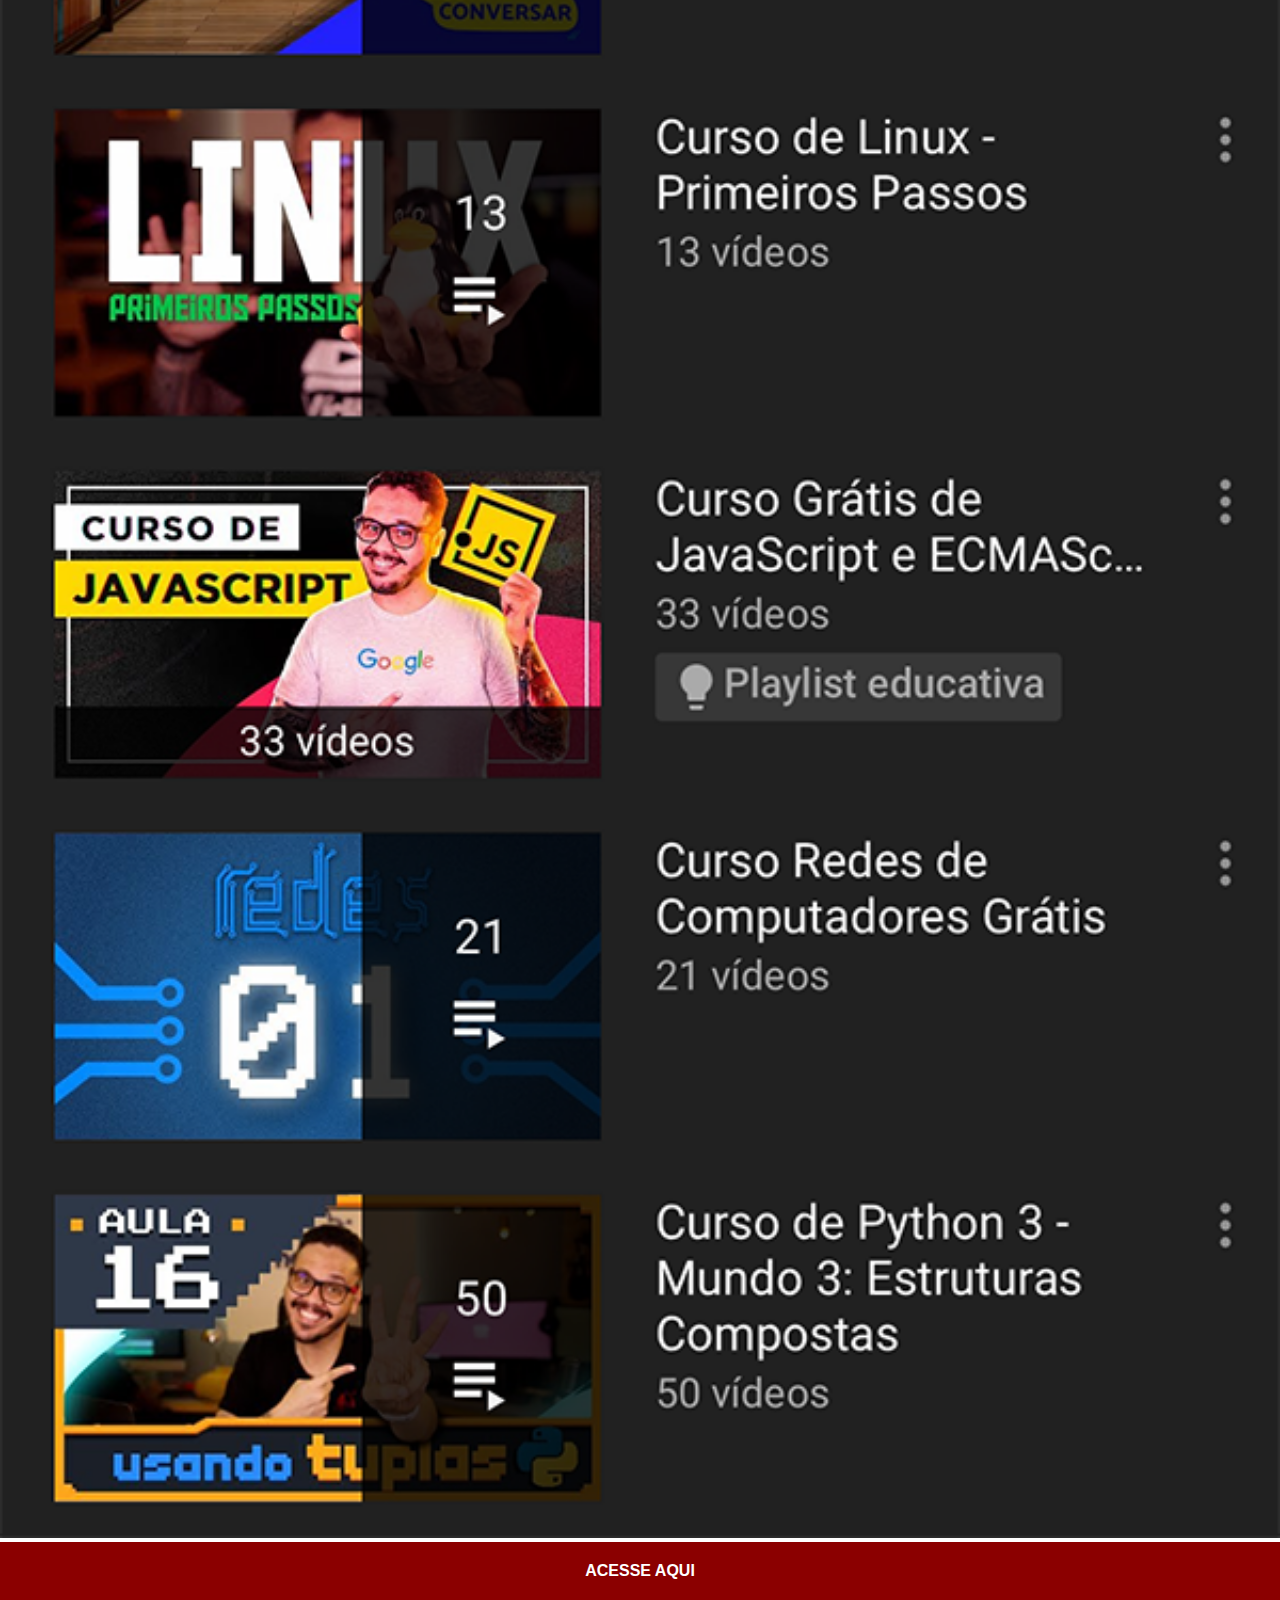
<file: youtube.html>
<!DOCTYPE html>
<html lang="pt-br">
<head>
    <meta charset="UTF-8">
    <meta name="viewport" content="width=device-width, initial-scale=1.0">
    <title>YouTube</title>
    <link rel="stylesheet" href="estilos/social.css">
</head>
<body>
    <img src="imagens/tela-youtube.png" alt="YouTube">
    <a href="https://www.youtube.com" target="_blank">ACESSE AQUI</a>
    
</body>
</html>
</file>
<file: estilos/style.css>
@charset "UTF-8";

* {
    margin: 0px;
    padding: 0px;
    font-family: Arial, Helvetica, sans-serif;
}

html, body {
    height: 100vh;
    width: 100vw;
    background-color: black;
}
body {
    background: url('../imagens/fundo-madeira.jpg') no-repeat top center;
    background-size: cover;
    background-attachment: fixed;

}
main {
    height: 100vh;
    position: relative;
    
}
section#telefone {
    position: absolute;
    top: 50%;
    left: 50%;
    transform: translate(-50%, -50%);

    height: 627px;
    width: 311px;
    background-color: blue;
    background: url('../imagens/frame-iphone.png') no-repeat;
}

iframe#tela {
    position: relative;
    top: 80px;
    left: 22px;
    width: 267px;
    height: 471px;
}
section#redes-sociais {
    text-align: right;
}
section#redes-sociais img {
    width: 50px;
    margin: 10px;
    border-radius: 50%;
    box-shadow: 2px 2px 5px rgba(0, 0, 0, 0.400);
    box-sizing: border-box;
}

section#redes-sociais img:hover {
    border: 2px solid rgba(255, 255, 255, 0.603);
    transform: translate(-3px, -3px);
    box-shadow: 5px 5px 10px rgba(0, 0, 0, 0.603);
    transition: transform .4s, border 1s;
}
</file>
<file: estilos/social.css>
@charset "UTF-8";

* {
    margin: 0px;
    padding: 0px;
    font-family: Arial, Helvetica, sans-serif;
}

::-webkit-scrollbar {
    width: 0px;
    height: 0px;
}

img {
    width: 100vw;
}

a {
    display: block;
    background-color: darkred;
    color: white;
    padding: 20px;
    text-align: center;
    font-weight: bolder;
    text-decoration: none;
}

a:hover {
    background-color: red;
}
</file>
